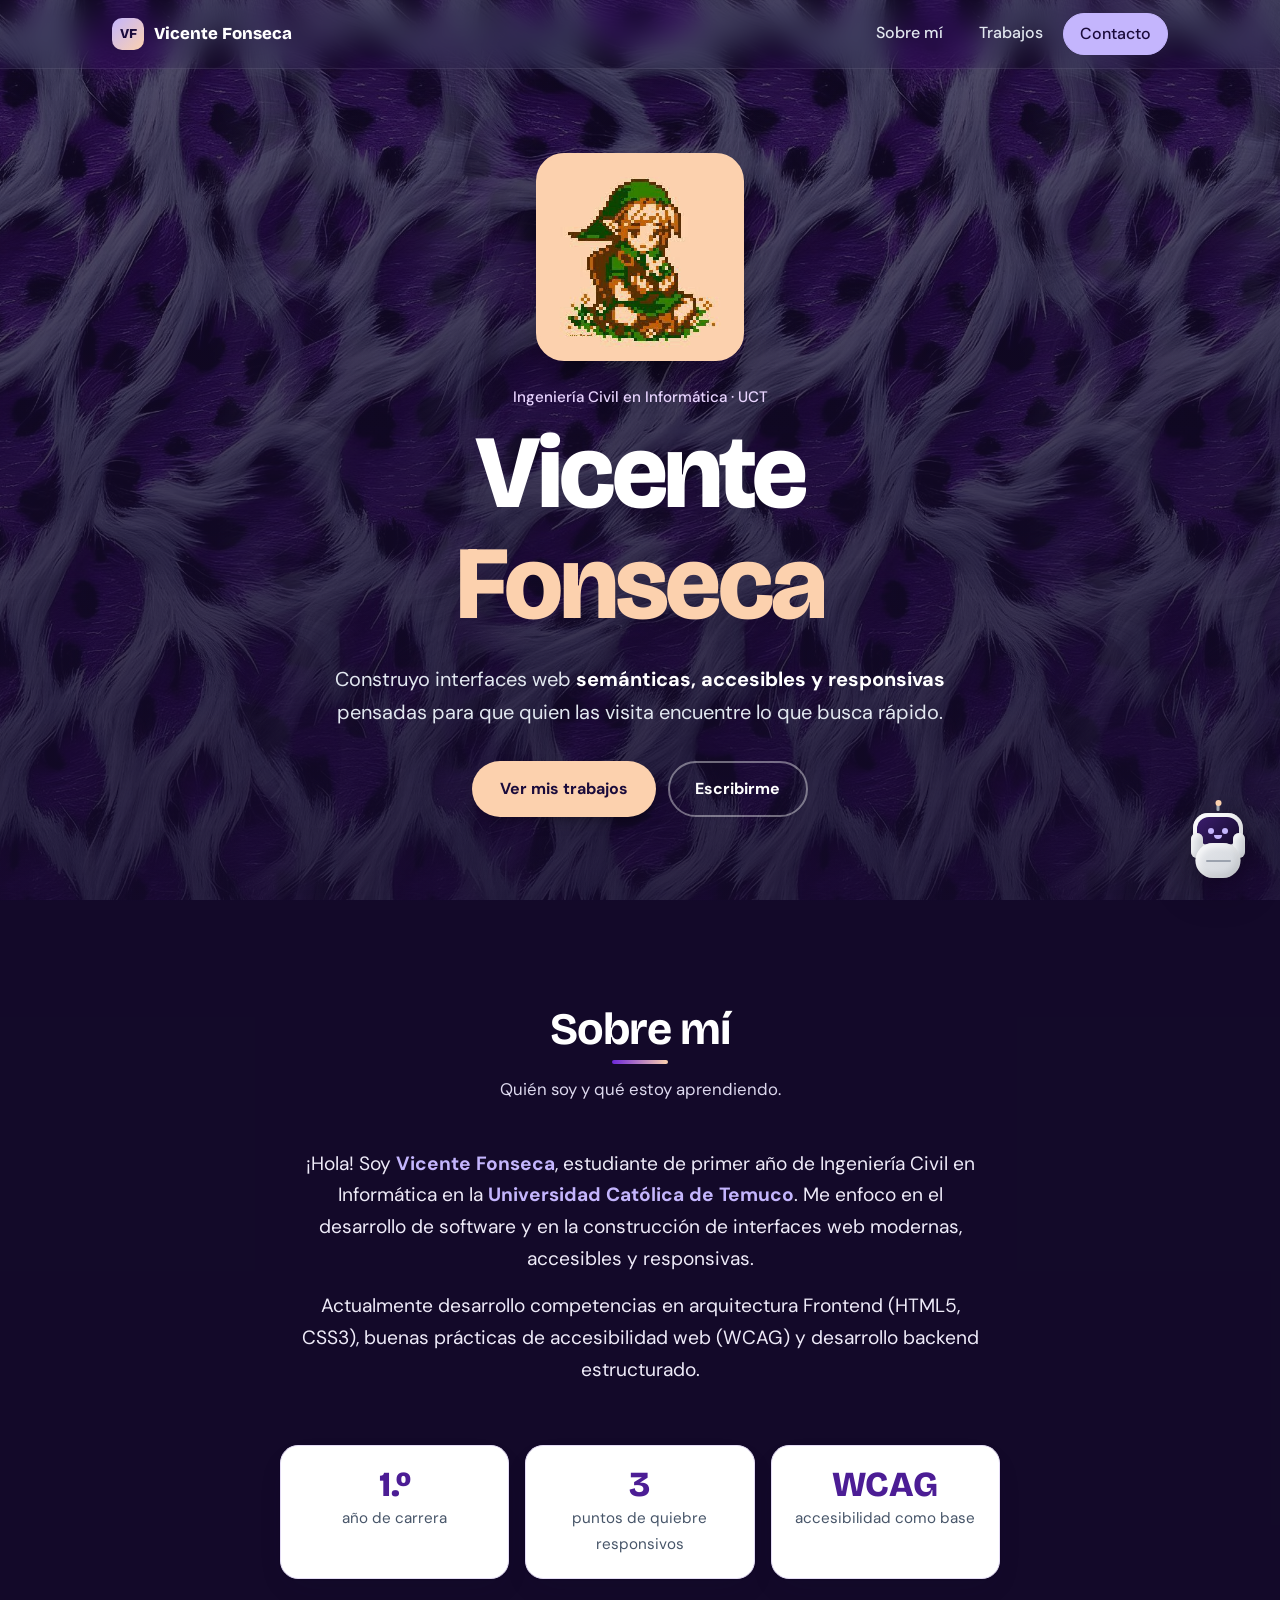
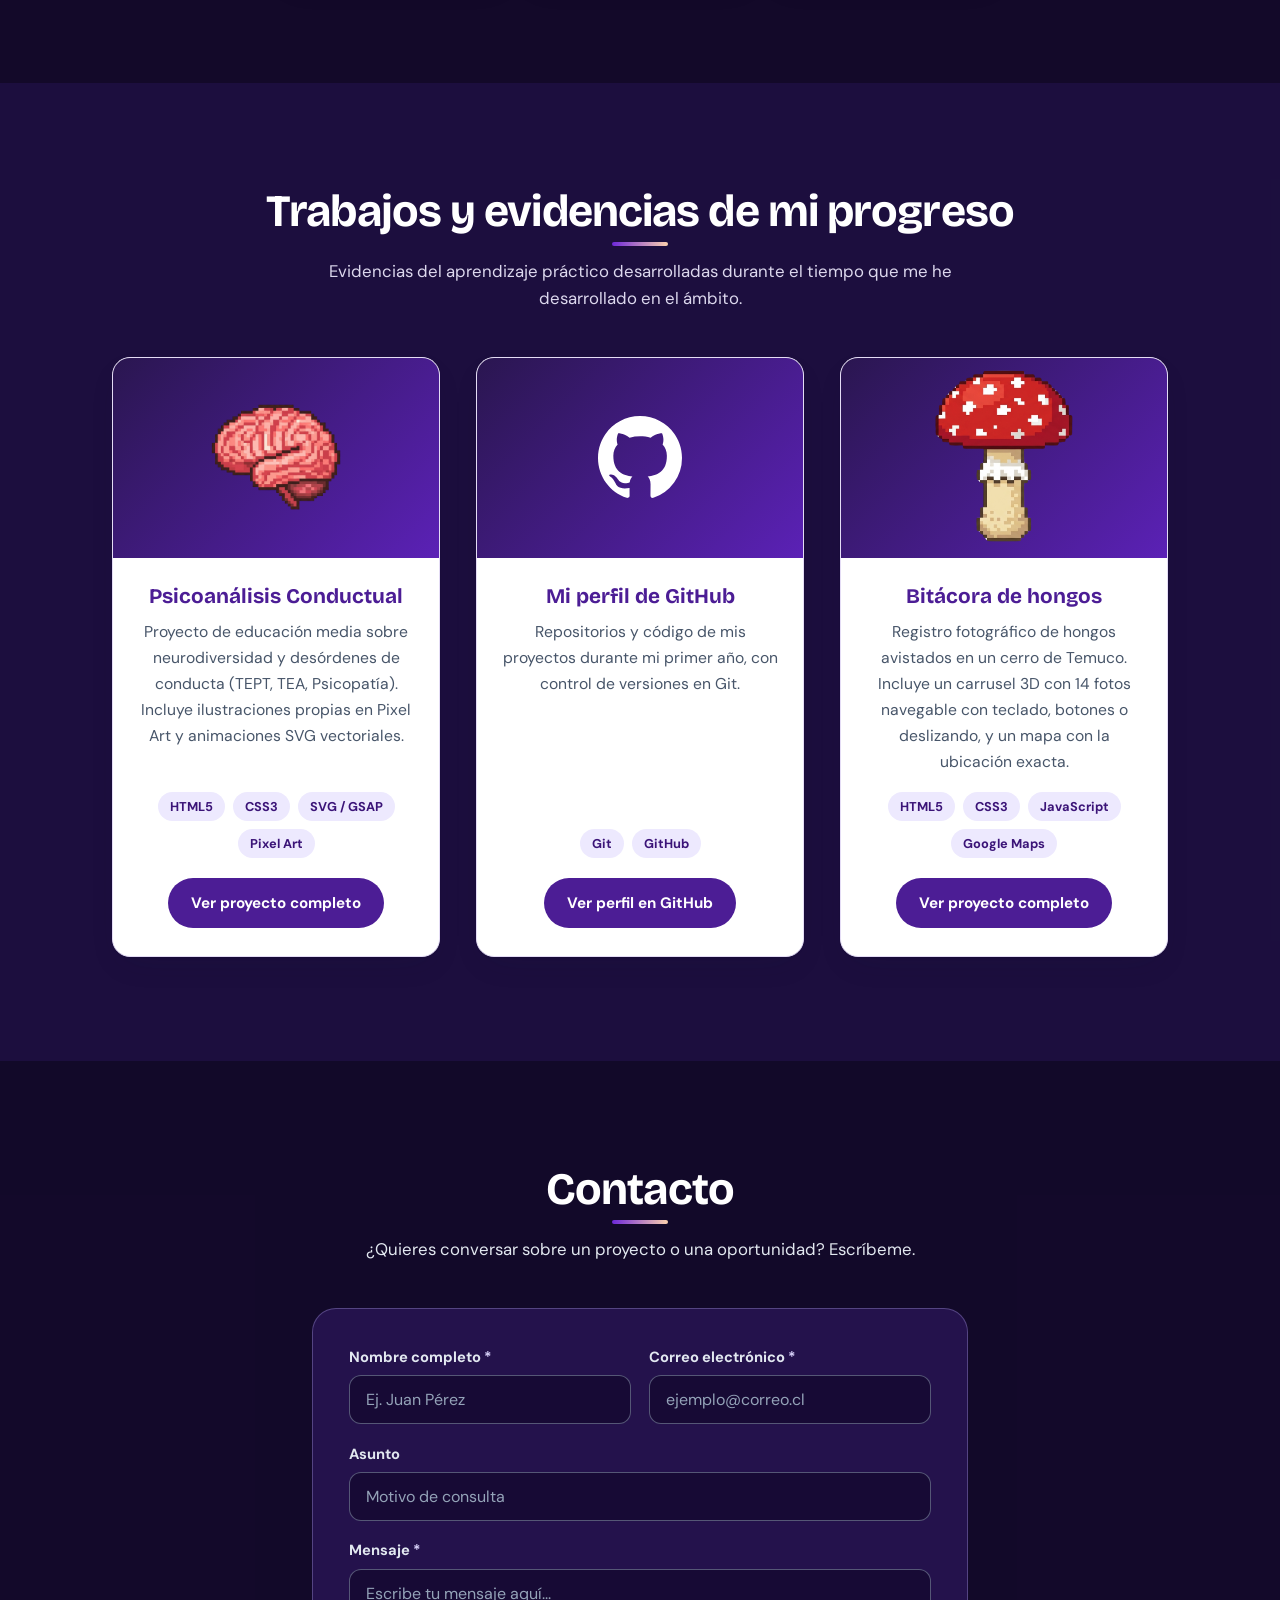
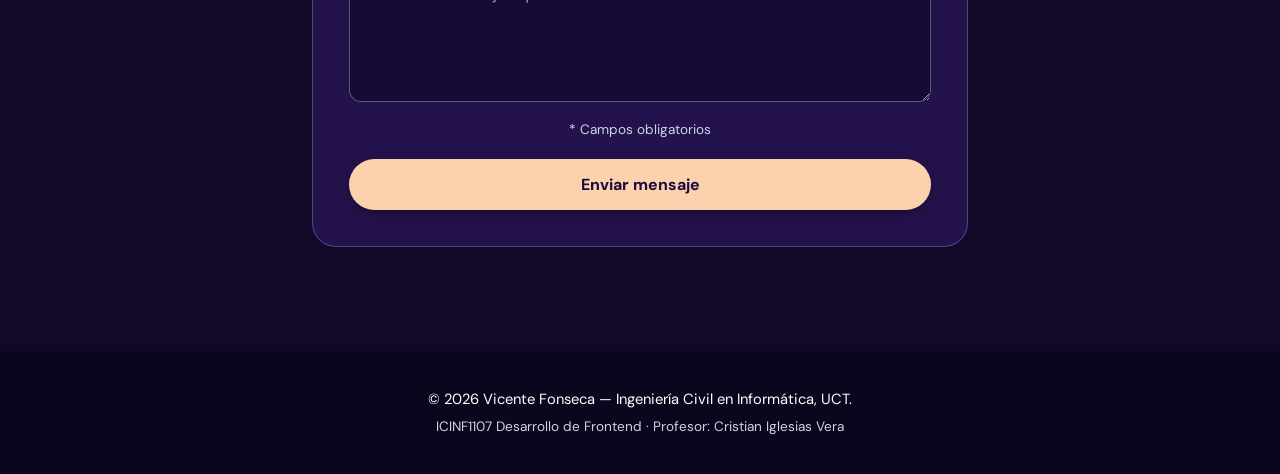
<file: index.html>
<!DOCTYPE html>
<html lang="es">
<head>
    <meta charset="UTF-8">
    <meta name="viewport" content="width=device-width, initial-scale=1.0">
    <meta name="description" content="Portafolio académico y profesional de Vicente Fonseca, estudiante de Ingeniería Civil en Informática en la Universidad Católica de Temuco.">
    <meta name="theme-color" content="#140a2b">
    <title>Vicente Fonseca | Portafolio Frontend ICINF1107</title>
    <link rel="preconnect" href="https://fonts.googleapis.com">
    <link rel="preconnect" href="https://fonts.gstatic.com" crossorigin>
    <link href="https://fonts.googleapis.com/css2?family=Bricolage+Grotesque:opsz,wght@12..96,600;12..96,800&family=DM+Sans:wght@400;500;700&display=swap" rel="stylesheet">
    <link rel="stylesheet" href="css/styles.css">
</head>
<body>

    <!-- Enlace de salto para navegación por teclado (WCAG) -->
    <a href="#main-content" class="skip-link">Saltar al contenido principal</a>

    <!-- Barra de progreso de lectura (decorativa) -->
    <div class="scroll-progress" id="scrollProgress" aria-hidden="true"></div>

    <!-- Encabezado principal -->
    <header class="header" id="header">
        <div class="header-container">
            <a href="#inicio" class="brand" aria-label="Vicente Fonseca, ir al inicio">
                <span class="brand-mark" aria-hidden="true">VF</span>
                <span class="brand-name">Vicente Fonseca</span>
            </a>

            <nav class="nav" aria-label="Navegación principal">
                <ul class="nav-list">
                    <li><a href="#sobre-mi" class="nav-link">Sobre mí</a></li>
                    <li><a href="#trabajos" class="nav-link">Trabajos</a></li>
                    <li><a href="#contacto" class="nav-link nav-cta">Contacto</a></li>
                </ul>
            </nav>
        </div>
    </header>

    <main id="main-content">

        <!-- Portada -->
        <section id="inicio" class="hero" aria-labelledby="hero-heading">

            <div class="container hero-content">
                <div class="avatar-wrap">
                    <img src="img/perfil.jpg" alt="Ilustración en pixel art de un personaje con gorro verde sentado entre flores" class="avatar" width="320" height="320">
                </div>
                <p class="hero-kicker">Ingeniería Civil en Informática · UCT</p>
                <h1 id="hero-heading" class="hero-title">
                    <span class="line"><span>Vicente</span></span>
                    <span class="line"><span>Fonseca</span></span>
                </h1>
                <p class="hero-lead">Construyo interfaces web <strong>semánticas, accesibles y responsivas</strong> pensadas para que quien las visita encuentre lo que busca rápido.</p>
                <div class="hero-actions">
                    <a href="#trabajos" class="btn btn-primary">Ver mis trabajos</a>
                    <a href="#contacto" class="btn btn-ghost">Escribirme</a>
                </div>
            </div>
        </section>

        <!-- Sección 1: Sobre mí -->
        <section id="sobre-mi" class="section sobre-mi" aria-labelledby="sobre-mi-heading">
            <div class="container">
                <header class="section-head reveal">
                    <h2 id="sobre-mi-heading">Sobre mí</h2>
                    <p class="section-desc">Quién soy y qué estoy aprendiendo.</p>
                </header>

                <div class="about-grid">
                    <div class="bio-text reveal">
                        <p>
                            ¡Hola! Soy <strong>Vicente Fonseca</strong>, estudiante de primer año de Ingeniería Civil en Informática en la
                            <strong>Universidad Católica de Temuco</strong>. Me enfoco en el desarrollo de software y en la construcción de interfaces web
                            modernas, accesibles y responsivas.
                        </p>
                        <p>
                            Actualmente desarrollo competencias en arquitectura Frontend (HTML5, CSS3),
                            buenas prácticas de accesibilidad web (WCAG) y desarrollo backend estructurado.
                        </p>
                    </div>

                    <ul class="facts" aria-label="Datos destacados">
                        <li class="fact reveal">
                            <span class="fact-value">1.º</span>
                            <span class="fact-label">año de carrera</span>
                        </li>
                        <li class="fact reveal">
                            <span class="fact-value">3</span>
                            <span class="fact-label">puntos de quiebre responsivos</span>
                        </li>
                        <li class="fact reveal">
                            <span class="fact-value">WCAG</span>
                            <span class="fact-label">accesibilidad como base</span>
                        </li>
                    </ul>
                </div>
            </div>
        </section>

        <!-- Sección 2: Trabajos del semestre -->
        <section id="trabajos" class="section trabajos" aria-labelledby="trabajos-heading">
            <div class="container">
                <header class="section-head reveal">
                    <h2 id="trabajos-heading">Trabajos y evidencias de mi progreso</h2>
                    <p class="section-desc">Evidencias del aprendizaje práctico desarrolladas durante el tiempo que me he desarrollado en el ámbito.</p>
                </header>

                <div class="projects-grid">

                    <article class="card reveal">
                        <div class="card-media card-media--img">
                            <img src="proyectos/psicoanalisis-conductual/img/CerebroPixelArt.png" alt="Vista previa de Pixel Art sobre neurodiversidad" class="card-thumb" loading="lazy">
                        </div>
                        <div class="card-body">
                            <h3>Psicoanálisis Conductual</h3>
                            <p class="card-desc">Proyecto de educación media sobre neurodiversidad y desórdenes de conducta (TEPT, TEA, Psicopatía). Incluye ilustraciones propias en Pixel Art y animaciones SVG vectoriales.</p>
                            <ul class="tags-list" aria-label="Tecnologías utilizadas">
                                <li class="tag">HTML5</li>
                                <li class="tag">CSS3</li>
                                <li class="tag">SVG / GSAP</li>
                                <li class="tag">Pixel Art</li>
                            </ul>
                            <a href="proyectos/psicoanalisis-conductual/index.html" class="btn btn-card" target="_blank" rel="noopener">Ver proyecto completo<span class="visually-hidden"> (se abre en una pestaña nueva)</span></a>
                        </div>
                    </article>

                    <article class="card reveal">
                        <div class="card-media card-media--code" aria-hidden="true">
                            <svg class="gh-icon" viewBox="0 0 16 16" width="84" height="84" fill="currentColor" focusable="false"><path d="M8 0C3.58 0 0 3.58 0 8c0 3.54 2.29 6.53 5.47 7.59.4.07.55-.17.55-.38 0-.19-.01-.82-.01-1.49-2.01.37-2.53-.49-2.69-.94-.09-.23-.48-.94-.82-1.13-.28-.15-.68-.52-.01-.53.63-.01 1.08.58 1.23.82.72 1.21 1.87.87 2.33.66.07-.52.28-.87.51-1.07-1.78-.2-3.64-.89-3.64-3.95 0-.87.31-1.59.82-2.15-.08-.2-.36-1.02.08-2.12 0 0 .67-.21 2.2.82.64-.18 1.32-.27 2-.27.68 0 1.36.09 2 .27 1.53-1.04 2.2-.82 2.2-.82.44 1.1.16 1.92.08 2.12.51.56.82 1.27.82 2.15 0 3.07-1.87 3.75-3.65 3.95.29.25.54.73.54 1.48 0 1.07-.01 1.93-.01 2.2 0 .21.15.46.55.38A8.01 8.01 0 0 0 16 8c0-4.42-3.58-8-8-8z"/></svg>
                        </div>
                        <div class="card-body">
                            <h3>Mi perfil de GitHub</h3>
                            <p class="card-desc">Repositorios y código de mis proyectos durante mi primer año, con control de versiones en Git.</p>
                            <ul class="tags-list" aria-label="Tecnologías utilizadas">
                                <li class="tag">Git</li>
                                <li class="tag">GitHub</li>
                            </ul>
                            <a href="https://github.com/vfonseca2026-afk" class="btn btn-card" target="_blank" rel="noopener">Ver perfil en GitHub<span class="visually-hidden"> (se abre en una pestaña nueva)</span></a>
                        </div>
                    </article>

                    <article class="card reveal">
                        <div class="card-media card-media--hongos">
                            <img src="img/hongo.png" alt="Ilustración en pixel art de un hongo rojo con puntos blancos" class="card-thumb" loading="lazy">
                        </div>
                        <div class="card-body">
                            <h3>Bitácora de hongos</h3>
                            <p class="card-desc">Registro fotográfico de hongos avistados en un cerro de Temuco. Incluye un carrusel 3D con 14 fotos navegable con teclado, botones o deslizando, y un mapa con la ubicación exacta.</p>
                            <ul class="tags-list" aria-label="Tecnologías utilizadas">
                                <li class="tag">HTML5</li>
                                <li class="tag">CSS3</li>
                                <li class="tag">JavaScript</li>
                                <li class="tag">Google Maps</li>
                            </ul>
                            <a href="proyectos/HongosTemuco/HongosTemuco.html" class="btn btn-card" target="_blank" rel="noopener">Ver proyecto completo<span class="visually-hidden"> (se abre en una pestaña nueva)</span></a>
                        </div>
                    </article>

                </div>
            </div>
        </section>

        <!-- Sección 3: Contacto -->
        <section id="contacto" class="section contacto" aria-labelledby="contacto-heading">
            <div class="container container--narrow">
                <header class="section-head reveal">
                    <h2 id="contacto-heading">Contacto</h2>
                    <p class="section-desc">¿Quieres conversar sobre un proyecto o una oportunidad? Escríbeme.</p>
                </header>

                <form class="form reveal" action="#" method="post">
                    <div class="form-row">
                        <div class="form-group">
                            <label for="c-nombre">Nombre completo <span class="required" aria-hidden="true">*</span></label>
                            <input type="text" id="c-nombre" name="nombre" required autocomplete="name" placeholder="Ej. Juan Pérez">
                        </div>
                        <div class="form-group">
                            <label for="c-email">Correo electrónico <span class="required" aria-hidden="true">*</span></label>
                            <input type="email" id="c-email" name="email" required autocomplete="email" placeholder="ejemplo@correo.cl">
                        </div>
                    </div>
                    <div class="form-group">
                        <label for="c-asunto">Asunto</label>
                        <input type="text" id="c-asunto" name="asunto" placeholder="Motivo de consulta">
                    </div>
                    <div class="form-group">
                        <label for="c-mensaje">Mensaje <span class="required" aria-hidden="true">*</span></label>
                        <textarea id="c-mensaje" name="mensaje" rows="5" required placeholder="Escribe tu mensaje aquí..."></textarea>
                    </div>
                    <p class="form-note"><span class="required" aria-hidden="true">*</span> Campos obligatorios</p>
                    <button type="submit" class="btn btn-primary btn-block">Enviar mensaje</button>
                </form>
            </div>
        </section>

    </main>

    <!-- Pie de página -->
    <footer class="footer">
        <div class="container footer-content">
            <p>&copy; 2026 Vicente Fonseca — Ingeniería Civil en Informática, UCT.</p>
            <p class="footer-sub">ICINF1107 Desarrollo de Frontend · Profesor: Cristian Iglesias Vera</p>
        </div>
    </footer>

    <!-- Botón flotante del robot -->
    <button class="info-button" id="infoBtn" type="button" aria-label="Abrir formulario de contacto rápido" aria-haspopup="dialog" aria-controls="popupContent" aria-expanded="false">
        <span class="robot" aria-hidden="true">
            <span class="robot-antenna"></span>
            <span class="robot-head">
                <span class="robot-screen">
                    <span class="robot-eye"></span>
                    <span class="robot-eye"></span>
                    <span class="robot-mouth"></span>
                </span>
            </span>
            <span class="robot-arm left"></span>
            <span class="robot-arm right"></span>
            <span class="robot-body"></span>
        </span>
    </button>

    <!-- Overlay del popup -->
    <div class="popup-overlay" id="popupOverlay"></div>

    <!-- Popup de contacto rápido -->
    <div class="popup-content" id="popupContent" role="dialog" aria-modal="true" aria-labelledby="popup-title">
        <button class="close-btn" id="closeBtn" type="button" aria-label="Cerrar formulario">&times;</button>

        <div class="popup-header">
            <h2 id="popup-title">Contáctame</h2>
        </div>

        <form class="contact-form" action="#" method="post">
            <div class="form-group">
                <label for="p-nombre">Nombre completo <span class="required" aria-hidden="true">*</span></label>
                <input type="text" id="p-nombre" name="nombre" required autocomplete="name" placeholder="Ej. Juan Pérez">
            </div>
            <div class="form-group">
                <label for="p-email">Correo electrónico <span class="required" aria-hidden="true">*</span></label>
                <input type="email" id="p-email" name="email" required autocomplete="email" placeholder="ejemplo@correo.cl">
            </div>
            <div class="form-group">
                <label for="p-asunto">Asunto</label>
                <input type="text" id="p-asunto" name="asunto" placeholder="Motivo de consulta">
            </div>
            <div class="form-group">
                <label for="p-mensaje">Mensaje <span class="required" aria-hidden="true">*</span></label>
                <textarea id="p-mensaje" name="mensaje" rows="4" required placeholder="Escribe tu mensaje aquí..."></textarea>
            </div>
            <button type="submit" class="btn-submit">Enviar mensaje</button>
        </form>
    </div>

    <script>
        (function () {
            const root = document.documentElement;
            root.classList.add('js');

            /* ---------- Popup del robot ---------- */
            const infoBtn = document.getElementById('infoBtn');
            const popupOverlay = document.getElementById('popupOverlay');
            const popupContent = document.getElementById('popupContent');
            const closeBtn = document.getElementById('closeBtn');
            let lastFocused = null;

            function openPopup() {
                lastFocused = document.activeElement;
                infoBtn.classList.add('active');
                infoBtn.setAttribute('aria-expanded', 'true');
                popupOverlay.classList.add('active');
                popupContent.classList.add('active');
                setTimeout(() => document.getElementById('p-nombre').focus(), 350);
            }

            function closePopup() {
                infoBtn.classList.remove('active');
                infoBtn.setAttribute('aria-expanded', 'false');
                popupContent.classList.remove('active');
                popupOverlay.classList.remove('active');
                if (lastFocused) lastFocused.focus();
            }

            infoBtn.addEventListener('click', openPopup);
            closeBtn.addEventListener('click', closePopup);
            popupOverlay.addEventListener('click', closePopup);

            document.addEventListener('keydown', (e) => {
                if (!popupContent.classList.contains('active')) return;
                if (e.key === 'Escape') { closePopup(); return; }
                if (e.key === 'Tab') {
                    const f = popupContent.querySelectorAll('button, input, textarea');
                    const first = f[0], last = f[f.length - 1];
                    if (e.shiftKey && document.activeElement === first) { e.preventDefault(); last.focus(); }
                    else if (!e.shiftKey && document.activeElement === last) { e.preventDefault(); first.focus(); }
                }
            });

            /* ---------- Aparición al hacer scroll ---------- */
            const items = document.querySelectorAll('.reveal');
            if ('IntersectionObserver' in window) {
                const io = new IntersectionObserver((entries) => {
                    entries.forEach((entry) => {
                        if (entry.isIntersecting) {
                            entry.target.classList.add('in');
                            io.unobserve(entry.target);
                        }
                    });
                }, { threshold: 0.15 });
                items.forEach((el, i) => {
                    el.style.setProperty('--d', (i % 3) * 90 + 'ms');
                    io.observe(el);
                });
            } else {
                items.forEach((el) => el.classList.add('in'));
            }

            /* ---------- Progreso de lectura y sombra del header ---------- */
            const bar = document.getElementById('scrollProgress');
            const header = document.getElementById('header');
            function onScroll() {
                const max = document.documentElement.scrollHeight - window.innerHeight;
                bar.style.transform = 'scaleX(' + (max > 0 ? window.scrollY / max : 0) + ')';
                header.classList.toggle('scrolled', window.scrollY > 10);
            }
            window.addEventListener('scroll', onScroll, { passive: true });
            onScroll();

            /* ---------- Enlace activo en la navegación ---------- */
            const links = document.querySelectorAll('.nav-link');
            const sections = ['sobre-mi', 'trabajos', 'contacto'].map((id) => document.getElementById(id));
            if ('IntersectionObserver' in window) {
                const so = new IntersectionObserver((entries) => {
                    entries.forEach((entry) => {
                        if (entry.isIntersecting) {
                            links.forEach((l) => {
                                const on = l.getAttribute('href') === '#' + entry.target.id;
                                l.classList.toggle('is-active', on);
                                if (on) l.setAttribute('aria-current', 'true'); else l.removeAttribute('aria-current');
                            });
                        }
                    });
                }, { rootMargin: '-45% 0px -50% 0px' });
                sections.forEach((s) => s && so.observe(s));
            }
        })();
    </script>
</body>
</html>
</file>
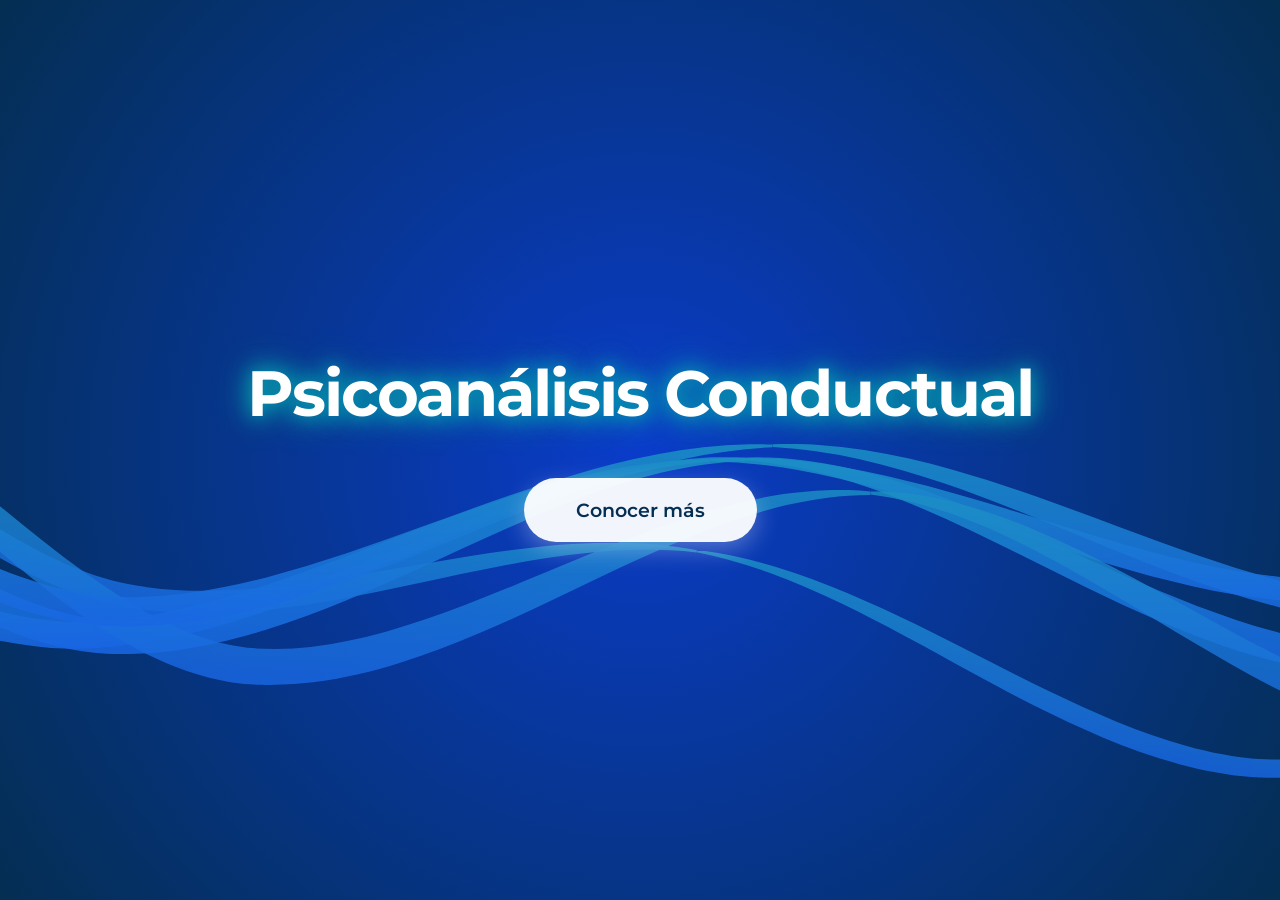
<file: proyectos/psicoanalisis-conductual/index.html>
<!DOCTYPE html>
<html lang="es">
<head>
    <meta charset="UTF-8">
    <meta name="viewport" content="width=device-width, initial-scale=1.0, viewport-fit=cover">
    <meta name="theme-color" content="#042e52">
    <meta name="description" content="Psicoanálisis Conductual - Reconocimiento a la conducta">
    <title>MentalHealt</title>
    <link rel="preconnect" href="https://fonts.googleapis.com">
    <link rel="preconnect" href="https://fonts.gstatic.com" crossorigin>
    <link href="https://fonts.googleapis.com/css2?family=Montserrat:wght@400;600;700&display=swap" rel="stylesheet">
    <style>
        * {
            margin: 0;
            padding: 0;
            box-sizing: border-box;
        }

        body, html {
            width: 100%;
            height: 100%;
            font-family: 'Montserrat', sans-serif;
            overflow-x: hidden;
        }

        body {
            background: radial-gradient(circle, rgb(10 60 202) 0%, #042e52 100%);
        }

        svg {
            position: fixed;
            width: 100%;
            height: 100%;
            top: 0;
            left: 0;
            opacity: 0;
            z-index: 1;
        }

        .landing-content {
            position: relative;
            z-index: 10;
            display: flex;
            flex-direction: column;
            align-items: center;
            justify-content: center;
            min-height: 100vh;
            text-align: center;
            padding: 20px;
            opacity: 0;
            animation: fadeIn 1s ease-out 0.5s forwards;
        }

        .title {
            font-size: clamp(2.5rem, 8vw, 4rem);
            font-weight: 700;
            color: #ffffff;
            margin: 0 0 50px 0;
            text-shadow: 
                0 0 15px rgba(12, 149, 180, 0.8),
                0 0 25px rgba(9, 139, 156, 0.8),
                0 0 35px rgba(10, 233, 185, 0.753);
            letter-spacing: -2px;
            line-height: 1.1;
            transform: translateY(30px);
            animation: slideUp 0.8s ease-out 0.7s forwards;
        }

        .btn {
            padding: 18px 50px;
            font-size: 1.2rem;
            font-weight: 600;
            text-decoration: none;
            border-radius: 50px;
            background: rgba(255, 255, 255, 0.95);
            color: #042e52;
            box-shadow: 0 8px 25px rgba(255, 255, 255, 0.3);
            transition: all 0.4s cubic-bezier(0.4, 0, 0.2, 1);
            border: 2px solid transparent;
            display: inline-block;
            cursor: pointer;
            transform: translateY(30px);
            opacity: 0;
            animation: slideUp 0.8s ease-out 0.9s forwards;
        }

        .btn:hover {
            transform: translateY(-5px) scale(1.05);
            box-shadow: 0 15px 40px rgba(255, 255, 255, 0.5);
            background: white;
        }

        .btn:active {
            transform: translateY(-2px) scale(1.02);
        }

        .sections-page {
            display: none;
            position: relative;
            z-index: 10;
            min-height: 100vh;
            padding: 80px 20px;
        }

        .sections-page.active {
            display: block;
            animation: fadeIn 0.8s ease-out;
        }

        .back-btn {
            position: fixed;
            top: 30px;
            left: 30px;
            padding: 12px 30px;
            font-size: 1rem;
            font-weight: 600;
            text-decoration: none;
            border-radius: 30px;
            background: rgba(255, 255, 255, 0.9);
            color: #042e52;
            box-shadow: 0 5px 15px rgba(255, 255, 255, 0.3);
            transition: all 0.3s ease;
            z-index: 100;
        }

        .back-btn:hover {
            transform: translateX(-5px);
            background: white;
            box-shadow: 0 8px 20px rgba(255, 255, 255, 0.5);
        }

        .section {
            max-width: 1200px;
            margin: 0 auto 100px;
            background: rgba(255, 255, 255, 0.08);
            backdrop-filter: blur(10px);
            border-radius: 20px;
            padding: 60px 40px;
            box-shadow: 0 10px 40px rgba(0, 0, 0, 0.2);
            border: 1px solid rgba(255, 255, 255, 0.15);
            opacity: 0;
            transform: translateY(50px);
            transition: all 0.6s cubic-bezier(0.4, 0, 0.2, 1);
        }

        .section.visible {
            opacity: 1;
            transform: translateY(0);
        }

        .section:hover {
            transform: translateY(-10px);
            box-shadow: 0 15px 50px rgba(0, 0, 0, 0.3);
            background: rgba(255, 255, 255, 0.12);
        }

        .section h2 {
            font-size: 2.5rem;
            color: #ffffff;
            margin-bottom: 30px;
            text-shadow: 0 2px 10px rgba(0, 0, 0, 0.3);
        }

        .section-content {
            display: grid;
            grid-template-columns: 1fr 1fr;
            gap: 40px;
            align-items: start;
        }

        .text-container {
            color: rgba(255, 255, 255, 0.9);
            line-height: 1.8;
            font-size: 1.1rem;
        }

        .text-container p {
            margin-bottom: 15px;
        }

        .image-placeholder {
            width: 100%;
            height: 300px;
            background: rgba(255, 255, 255, 0.1);
            border-radius: 15px;
            display: flex;
            align-items: center;
            justify-content: center;
            color: rgba(255, 255, 255, 0.5);
            font-size: 1.2rem;
            border: 2px dashed rgba(255, 255, 255, 0.3);
            transition: all 0.3s ease;
        }

        .image-placeholder:hover {
            background: rgba(255, 255, 255, 0.15);
            border-color: rgba(255, 255, 255, 0.5);
        }

        @keyframes fadeIn {
            from {
                opacity: 0;
            }
            to {
                opacity: 1;
            }
        }

        @keyframes slideUp {
            from {
                opacity: 0;
                transform: translateY(30px);
            }
            to {
                opacity: 1;
                transform: translateY(0);
            }
        }

        @media (max-width: 768px) {
            .title {
                margin-bottom: 30px;
            }
            
            .btn {
                padding: 15px 35px;
                font-size: 1rem;
            }

            .back-btn {
                top: 20px;
                left: 20px;
                padding: 10px 20px;
                font-size: 0.9rem;
            }

            .section {
                padding: 40px 25px;
                margin-bottom: 60px;
            }
            

            .section h2 {
                font-size: 2rem;
            }

            .section-content {
                grid-template-columns: 1fr;
                gap: 30px;
            }

            .text-container {
                font-size: 1rem;
            }

            .image-placeholder {
                height: 250px;
            }
        }

        body.sections-active {
            background: radial-gradient(circle, rgba(10, 60, 202, 0.95) 0%, rgba(4, 46, 82, 0.95) 100%);
        }

        body.sections-active svg {
            opacity: 0.5;
        }
        .redirect-btn {
    padding: 15px 35px;
    font-size: 1rem;
    font-weight: 600;
    text-decoration: none;
    border-radius: 50px;
    background: rgba(255, 255, 255, 0.95);
    color: #042e52;
    box-shadow: 0 8px 25px rgba(255, 255, 255, 0.3);
    transition: all 0.4s cubic-bezier(0.4, 0, 0.2, 1);
    border: 2px solid transparent;
    display: inline-block;
    cursor: pointer;
    margin-top: 20px;
    font-family: 'Montserrat', sans-serif;
}

.redirect-btn:hover {
    transform: translateY(-3px) scale(1.05);
    box-shadow: 0 15px 40px rgba(255, 255, 255, 0.5);
    background: white;
    color: #042e52;
}

.redirect-btn:active {
    transform: translateY(-1px) scale(1.02);
}

/* Estilos responsivos para el botón */
@media (max-width: 768px) {
    .redirect-btn {
        padding: 12px 25px;
        font-size: 0.9rem;
        margin-top: 15px;
    }
}

/* ==========================================================================
   ADAPTACIÓN A DISPOSITIVOS MÓVILES
   ========================================================================== */
html {
    -webkit-text-size-adjust: 100%;
    background-color: #042e52;
}

html, body {
    height: auto;
    min-height: 100%;
}

body {
    min-height: 100vh;
    min-height: 100dvh;
    -webkit-tap-highlight-color: transparent;
}

/* El fondo animado nunca debe capturar toques */
svg {
    height: 100vh;
    height: 100dvh;
    pointer-events: none;
}

:focus-visible {
    outline: 3px solid #ffffff;
    outline-offset: 3px;
}

.landing-content {
    min-height: 100vh;
    min-height: 100dvh;
    padding: max(20px, env(safe-area-inset-top)) max(20px, env(safe-area-inset-right)) max(20px, env(safe-area-inset-bottom)) max(20px, env(safe-area-inset-left));
}

.title {
    font-size: clamp(2rem, 9vw, 4rem);
    letter-spacing: -0.03em;
    overflow-wrap: break-word;
    max-width: 100%;
}

/* Las imágenes se adaptan al contenedor en cualquier pantalla */
.image-placeholder {
    overflow: hidden;
    padding: 12px;
}

.image-placeholder img {
    display: block;
    width: 100%;
    height: 100%;
    max-width: 100%;
    object-fit: contain;
}

/* Dispositivos táctiles: sin efectos "hover" que se quedan pegados al tocar */
@media (hover: none) {
    .section.visible:hover {
        transform: translateY(0);
        background: rgba(255, 255, 255, 0.08);
        box-shadow: 0 10px 40px rgba(0, 0, 0, 0.2);
    }

    .btn:hover,
    .redirect-btn:hover,
    .back-btn:hover {
        transform: none;
    }

    .image-placeholder:hover {
        background: rgba(255, 255, 255, 0.1);
        border-color: rgba(255, 255, 255, 0.3);
    }
}

/* Tablet y móvil */
@media (max-width: 768px) {
    .sections-page {
        padding: 84px 14px 40px;
    }

    .back-btn {
        top: max(12px, env(safe-area-inset-top));
        left: max(12px, env(safe-area-inset-left));
        display: inline-flex;
        align-items: center;
        min-height: 44px;
        padding: 0 20px;
        background: rgba(255, 255, 255, 0.95);
    }

    .section {
        padding: 28px 18px;
        margin-bottom: 28px;
        border-radius: 16px;
        -webkit-backdrop-filter: blur(6px);
        backdrop-filter: blur(6px);
    }

    .section h2 {
        font-size: clamp(1.35rem, 6vw, 1.8rem);
        line-height: 1.25;
        margin-bottom: 20px;
    }

    .section-content {
        gap: 22px;
    }

    /* La imagen siempre va arriba del texto, sin importar el orden del escritorio */
    .section-content .image-placeholder {
        order: -1;
        width: 100%;
        height: auto;
        aspect-ratio: 1 / 1;
        max-height: 320px;
        margin: 0 auto;
    }

    .text-container {
        font-size: 1rem;
        line-height: 1.7;
    }

    .redirect-btn {
        display: block;
        width: 100%;
        min-height: 48px;
        text-align: center;
    }

    .btn {
        min-height: 48px;
    }
}

/* Móviles pequeños */
@media (max-width: 480px) {
    .title {
        margin-bottom: 28px;
    }

    .btn {
        width: 100%;
        max-width: 320px;
    }

    .section {
        padding: 24px 16px;
    }
}

/* Respeta la preferencia de "reducir movimiento" del dispositivo */
@media (prefers-reduced-motion: reduce) {
    *, *::before, *::after {
        animation-duration: 0.01ms !important;
        transition-duration: 0.01ms !important;
    }
}
    </style>
</head>
<body>
    <svg xmlns="http://www.w3.org/2000/svg" viewBox="0 0 1920 1080" preserveAspectRatio="none">
  <defs />
  <linearGradient id="SVGID_1_" x1="2880" x2="2880" y1="909.66" y2="170.6" gradientUnits="userSpaceOnUse">
    <stop offset="0" stop-color="#1742ff" />
    <stop offset="1" stop-color="#22dd8a" />
  </linearGradient>

  <g>
    <g class="g">
      <path class="path" fill="url(#SVGID_1_)" d="m1920 538.5 8.6-.4h8.6l8.6.3 4.3.3 4.3.4c11.4 1.1 22.8 2.9 34 5.4 22.5 5 44.3 12.4 65.6 21a730.8 730.8 0 0 1 62.3 28.7c20.3 10.3 40.3 21 60.2 31.7l29.8 15.9c9.9 5.2 19.9 10.3 29.9 15.3a727 727 0 0 0 60.7 27.2 360.6 360.6 0 0 0 62.6 18.3c10.6 2 21.2 3.4 31.8 4l8 .3 7.7-.1c2.6-.2 5.1-.2 7.7-.5l3.9-.4 1.9-.2 1.9-.3a177 177 0 0 0 30.8-7.4c10.2-3.3 20.2-7.5 30.1-12.1a448 448 0 0 0 57.5-33.2c37.2-24.9 72.1-53.7 106.7-82.8 34.6-29.1 68.7-59.1 105.7-85.8 9.3-6.6 18.7-13.1 28.5-19.1 9.8-6.1 19.8-11.7 30.3-16.7s21.3-9.4 32.7-12.6c11.4-3.2 23.2-5.3 35.3-5.7 12.1-.3 24.2 1.1 35.8 3.7 11.7 2.6 23 6.4 33.8 11 21.8 9.1 42 20.9 61.2 33.7 9.6 6.4 19 13.1 28.2 20a934 934 0 0 1 27.1 21.1c17.8 14.3 35.1 29 52.4 43.6 34.6 29.2 68.9 58.3 104.9 83.9 9 6.4 18.2 12.5 27.4 18.3 9.3 5.8 18.7 11.2 28.2 16.1 19.1 9.7 39 17.4 59 20.9l3.8.6 3.8.5 7.5.7 3.8.1 3.8.1h5.9l2-.1a243.7 243.7 0 0 0 63-10.6 388 388 0 0 0 31-10.3 706.6 706.6 0 0 0 60.9-26.6c20.1-9.8 40-20.3 60-30.8 20-10.6 40-21.2 60.4-31.4a875.4 875.4 0 0 1 62.3-28.5 430.2 430.2 0 0 1 65.5-20.9c11.2-2.5 22.6-4.3 34-5.5l4.3-.4 4.3-.3 8.6-.4 4.3-.1h4.3c2.9 0 5.7.2 8.6.3v3c-22.5 1.4-44.5 6-65.7 12.8a449 449 0 0 0-61.8 25.5c-40.1 19.7-78.4 43.3-117.4 66.4a1413.4 1413.4 0 0 1-59.3 33.9 675.1 675.1 0 0 1-62.4 29.9c-21.5 8.8-44 16.3-67.5 20.8a250.2 250.2 0 0 1-35.8 4.5l-2.3.1-2.3.1-4.6.1h-4.7l-4.7-.1-9.4-.7-4.6-.6-4.6-.7c-12.3-2-24.2-5.3-35.6-9.4-11.4-4.1-22.4-9-32.9-14.5a454.2 454.2 0 0 1-59.3-37.5c-37.3-27.5-71.2-58-105.1-88-16.9-15-33.8-30-50.8-44.5a845.7 845.7 0 0 0-52.2-41.8c-8.9-6.5-18-12.8-27.3-18.7a297 297 0 0 0-28.5-16.1c-9.7-4.7-19.7-8.8-30-11.8a128 128 0 0 0-31.2-5.2c-21.1-.5-42.6 4.8-62.9 13.4-20.3 8.6-39.7 20-58.2 32.6a590.9 590.9 0 0 0-27.3 19.7l-13.3 10.4-13.1 10.6a1788.2 1788.2 0 0 0-51.4 44.2c-33.9 29.9-67.2 60.8-103.3 89-18.1 14-37 27.3-57.5 38.7a267 267 0 0 1-31.9 15.2 191.4 191.4 0 0 1-34.6 10.1l-2.2.4-2.3.3-4.5.7-9.2 1-4.6.2c-1.5 0-3.1.2-4.6.1l-9-.1c-12-.3-23.9-1.6-35.5-3.7a340 340 0 0 1-67.4-19.9 674.5 674.5 0 0 1-62.6-29.3c-10.1-5.3-20.1-10.9-30-16.5l-14.8-8.5-14.7-8.6c-39.1-22.9-77.5-46.3-117.6-66.1-20-9.8-40.6-18.7-61.8-25.5a279.8 279.8 0 0 0-65.6-13.2v-2.9z" />
      <path class="path" fill="url(#SVGID_1_)" d="m0 538.5 8.6-.4h8.6l8.6.3 4.3.3 4.3.4c11.4 1.1 22.8 2.9 34 5.4 22.5 5 44.3 12.4 65.6 21a730.8 730.8 0 0 1 62.3 28.7c20.3 10.3 40.3 21 60.2 31.7l29.8 15.9c9.9 5.2 19.9 10.3 29.9 15.3a727 727 0 0 0 60.7 27.2 360.6 360.6 0 0 0 62.6 18.3c10.6 2 21.2 3.4 31.8 4l8 .3 7.7-.1c2.6-.2 5.1-.2 7.7-.5l3.9-.4 1.9-.2 1.9-.3a177 177 0 0 0 30.8-7.4c10.2-3.3 20.2-7.5 30.1-12.1a448 448 0 0 0 57.5-33.2c37.2-24.9 72.1-53.7 106.7-82.8 34.6-29.1 68.7-59.1 105.7-85.8 9.3-6.6 18.7-13.1 28.5-19.1 9.8-6.1 19.8-11.7 30.3-16.7s21.3-9.4 32.7-12.6c11.4-3.2 23.2-5.3 35.3-5.7 12.1-.3 24.2 1.1 35.8 3.7 11.7 2.6 23 6.4 33.8 11 21.8 9.1 42 20.9 61.2 33.7 9.6 6.4 19 13.1 28.2 20a934 934 0 0 1 27.1 21.1c17.8 14.3 35.1 29 52.4 43.6 34.6 29.2 68.9 58.3 104.9 83.9 9 6.4 18.2 12.5 27.4 18.3 9.3 5.8 18.7 11.2 28.2 16.1 19.1 9.7 39 17.4 59 20.9l3.8.6 3.8.5 7.5.7 3.8.1 3.8.1h5.9l2-.1a243.7 243.7 0 0 0 63-10.6 388 388 0 0 0 31-10.3 706.6 706.6 0 0 0 60.9-26.6c20.1-9.8 40-20.3 60-30.8 20-10.6 40-21.2 60.4-31.4a875.4 875.4 0 0 1 62.3-28.5 430.2 430.2 0 0 1 65.5-20.9c11.2-2.5 22.6-4.3 34-5.5l4.3-.4 4.3-.3 8.6-.4 4.3-.1h4.3c2.9 0 5.7.2 8.6.3v3c-22.5 1.4-44.5 6-65.7 12.8a449 449 0 0 0-61.8 25.5c-40.1 19.7-78.4 43.3-117.4 66.4a1413.4 1413.4 0 0 1-59.3 33.9 675.1 675.1 0 0 1-62.4 29.9c-21.5 8.8-44 16.3-67.5 20.8a250.2 250.2 0 0 1-35.8 4.5l-2.3.1-2.3.1-4.6.1h-4.7l-4.7-.1-9.4-.7-4.6-.6-4.6-.7c-12.3-2-24.2-5.3-35.6-9.4-11.4-4.1-22.4-9-32.9-14.5a454.2 454.2 0 0 1-59.3-37.5c-37.3-27.5-71.2-58-105.1-88-16.9-15-33.8-30-50.8-44.5a845.7 845.7 0 0 0-52.2-41.8c-8.9-6.5-18-12.8-27.3-18.7a297 297 0 0 0-28.5-16.1c-9.7-4.7-19.7-8.8-30-11.8a128 128 0 0 0-31.2-5.2c-21.1-.5-42.6 4.8-62.9 13.4-20.3 8.6-39.7 20-58.2 32.6a590.9 590.9 0 0 0-27.3 19.7l-13.3 10.4-13.1 10.6a1788.2 1788.2 0 0 0-51.4 44.2c-33.9 29.9-67.2 60.8-103.3 89-18.1 14-37 27.3-57.5 38.7a267 267 0 0 1-31.9 15.2 191.4 191.4 0 0 1-34.6 10.1l-2.2.4-2.3.3-4.5.7-9.2 1-4.6.2c-1.5 0-3.1.2-4.6.1l-9-.1c-12-.3-23.9-1.6-35.5-3.7a340 340 0 0 1-67.4-19.9 674.5 674.5 0 0 1-62.6-29.3c-10.1-5.3-20.1-10.9-30-16.5l-14.8-8.5-14.7-8.6c-39.1-22.9-77.5-46.3-117.6-66.1-20-9.8-40.6-18.7-61.8-25.5A278.2 278.2 0 0 0 0 541.5v-3z" />
    </g>
    <g class="g">
      <path class="path" fill="url(#SVGID_1_)" d="m1920 538.5 8.6-.4h8.6l8.6.3 4.3.3 4.3.4c11.4 1.1 22.8 2.9 34 5.4 22.5 5 44.3 12.4 65.6 21a730.8 730.8 0 0 1 62.3 28.7c20.3 10.3 40.3 21 60.2 31.7l29.8 15.9c9.9 5.2 19.9 10.3 29.9 15.3a727 727 0 0 0 60.7 27.2 360.6 360.6 0 0 0 62.6 18.3c10.6 2 21.2 3.4 31.8 4l8 .3 7.7-.1c2.6-.2 5.1-.2 7.7-.5l3.9-.4 1.9-.2 1.9-.3a177 177 0 0 0 30.8-7.4c10.2-3.3 20.2-7.5 30.1-12.1a448 448 0 0 0 57.5-33.2c37.2-24.9 72.1-53.7 106.7-82.8 34.6-29.1 68.7-59.1 105.7-85.8 9.3-6.6 18.7-13.1 28.5-19.1 9.8-6.1 19.8-11.7 30.3-16.7s21.3-9.4 32.7-12.6c11.4-3.2 23.2-5.3 35.3-5.7 12.1-.3 24.2 1.1 35.8 3.7 11.7 2.6 23 6.4 33.8 11 21.8 9.1 42 20.9 61.2 33.7 9.6 6.4 19 13.1 28.2 20a934 934 0 0 1 27.1 21.1c17.8 14.3 35.1 29 52.4 43.6 34.6 29.2 68.9 58.3 104.9 83.9 9 6.4 18.2 12.5 27.4 18.3 9.3 5.8 18.7 11.2 28.2 16.1 19.1 9.7 39 17.4 59 20.9l3.8.6 3.8.5 7.5.7 3.8.1 3.8.1h5.9l2-.1a243.7 243.7 0 0 0 63-10.6 388 388 0 0 0 31-10.3 706.6 706.6 0 0 0 60.9-26.6c20.1-9.8 40-20.3 60-30.8 20-10.6 40-21.2 60.4-31.4a875.4 875.4 0 0 1 62.3-28.5 430.2 430.2 0 0 1 65.5-20.9c11.2-2.5 22.6-4.3 34-5.5l4.3-.4 4.3-.3 8.6-.4 4.3-.1h4.3c2.9 0 5.7.2 8.6.3v3c-22.5 1.4-44.5 6-65.7 12.8a449 449 0 0 0-61.8 25.5c-40.1 19.7-78.4 43.3-117.4 66.4a1413.4 1413.4 0 0 1-59.3 33.9 675.1 675.1 0 0 1-62.4 29.9c-21.5 8.8-44 16.3-67.5 20.8a250.2 250.2 0 0 1-35.8 4.5l-2.3.1-2.3.1-4.6.1h-4.7l-4.7-.1-9.4-.7-4.6-.6-4.6-.7c-12.3-2-24.2-5.3-35.6-9.4-11.4-4.1-22.4-9-32.9-14.5a454.2 454.2 0 0 1-59.3-37.5c-37.3-27.5-71.2-58-105.1-88-16.9-15-33.8-30-50.8-44.5a845.7 845.7 0 0 0-52.2-41.8c-8.9-6.5-18-12.8-27.3-18.7a297 297 0 0 0-28.5-16.1c-9.7-4.7-19.7-8.8-30-11.8a128 128 0 0 0-31.2-5.2c-21.1-.5-42.6 4.8-62.9 13.4-20.3 8.6-39.7 20-58.2 32.6a590.9 590.9 0 0 0-27.3 19.7l-13.3 10.4-13.1 10.6a1788.2 1788.2 0 0 0-51.4 44.2c-33.9 29.9-67.2 60.8-103.3 89-18.1 14-37 27.3-57.5 38.7a267 267 0 0 1-31.9 15.2 191.4 191.4 0 0 1-34.6 10.1l-2.2.4-2.3.3-4.5.7-9.2 1-4.6.2c-1.5 0-3.1.2-4.6.1l-9-.1c-12-.3-23.9-1.6-35.5-3.7a340 340 0 0 1-67.4-19.9 674.5 674.5 0 0 1-62.6-29.3c-10.1-5.3-20.1-10.9-30-16.5l-14.8-8.5-14.7-8.6c-39.1-22.9-77.5-46.3-117.6-66.1-20-9.8-40.6-18.7-61.8-25.5a279.8 279.8 0 0 0-65.6-13.2v-2.9z" />
      <path class="path" fill="url(#SVGID_1_)" d="m0 538.5 8.6-.4h8.6l8.6.3 4.3.3 4.3.4c11.4 1.1 22.8 2.9 34 5.4 22.5 5 44.3 12.4 65.6 21a730.8 730.8 0 0 1 62.3 28.7c20.3 10.3 40.3 21 60.2 31.7l29.8 15.9c9.9 5.2 19.9 10.3 29.9 15.3a727 727 0 0 0 60.7 27.2 360.6 360.6 0 0 0 62.6 18.3c10.6 2 21.2 3.4 31.8 4l8 .3 7.7-.1c2.6-.2 5.1-.2 7.7-.5l3.9-.4 1.9-.2 1.9-.3a177 177 0 0 0 30.8-7.4c10.2-3.3 20.2-7.5 30.1-12.1a448 448 0 0 0 57.5-33.2c37.2-24.9 72.1-53.7 106.7-82.8 34.6-29.1 68.7-59.1 105.7-85.8 9.3-6.6 18.7-13.1 28.5-19.1 9.8-6.1 19.8-11.7 30.3-16.7s21.3-9.4 32.7-12.6c11.4-3.2 23.2-5.3 35.3-5.7 12.1-.3 24.2 1.1 35.8 3.7 11.7 2.6 23 6.4 33.8 11 21.8 9.1 42 20.9 61.2 33.7 9.6 6.4 19 13.1 28.2 20a934 934 0 0 1 27.1 21.1c17.8 14.3 35.1 29 52.4 43.6 34.6 29.2 68.9 58.3 104.9 83.9 9 6.4 18.2 12.5 27.4 18.3 9.3 5.8 18.7 11.2 28.2 16.1 19.1 9.7 39 17.4 59 20.9l3.8.6 3.8.5 7.5.7 3.8.1 3.8.1h5.9l2-.1a243.7 243.7 0 0 0 63-10.6 388 388 0 0 0 31-10.3 706.6 706.6 0 0 0 60.9-26.6c20.1-9.8 40-20.3 60-30.8 20-10.6 40-21.2 60.4-31.4a875.4 875.4 0 0 1 62.3-28.5 430.2 430.2 0 0 1 65.5-20.9c11.2-2.5 22.6-4.3 34-5.5l4.3-.4 4.3-.3 8.6-.4 4.3-.1h4.3c2.9 0 5.7.2 8.6.3v3c-22.5 1.4-44.5 6-65.7 12.8a449 449 0 0 0-61.8 25.5c-40.1 19.7-78.4 43.3-117.4 66.4a1413.4 1413.4 0 0 1-59.3 33.9 675.1 675.1 0 0 1-62.4 29.9c-21.5 8.8-44 16.3-67.5 20.8a250.2 250.2 0 0 1-35.8 4.5l-2.3.1-2.3.1-4.6.1h-4.7l-4.7-.1-9.4-.7-4.6-.6-4.6-.7c-12.3-2-24.2-5.3-35.6-9.4-11.4-4.1-22.4-9-32.9-14.5a454.2 454.2 0 0 1-59.3-37.5c-37.3-27.5-71.2-58-105.1-88-16.9-15-33.8-30-50.8-44.5a845.7 845.7 0 0 0-52.2-41.8c-8.9-6.5-18-12.8-27.3-18.7a297 297 0 0 0-28.5-16.1c-9.7-4.7-19.7-8.8-30-11.8a128 128 0 0 0-31.2-5.2c-21.1-.5-42.6 4.8-62.9 13.4-20.3 8.6-39.7 20-58.2 32.6a590.9 590.9 0 0 0-27.3 19.7l-13.3 10.4-13.1 10.6a1788.2 1788.2 0 0 0-51.4 44.2c-33.9 29.9-67.2 60.8-103.3 89-18.1 14-37 27.3-57.5 38.7a267 267 0 0 1-31.9 15.2 191.4 191.4 0 0 1-34.6 10.1l-2.2.4-2.3.3-4.5.7-9.2 1-4.6.2c-1.5 0-3.1.2-4.6.1l-9-.1c-12-.3-23.9-1.6-35.5-3.7a340 340 0 0 1-67.4-19.9 674.5 674.5 0 0 1-62.6-29.3c-10.1-5.3-20.1-10.9-30-16.5l-14.8-8.5-14.7-8.6c-39.1-22.9-77.5-46.3-117.6-66.1-20-9.8-40.6-18.7-61.8-25.5A278.2 278.2 0 0 0 0 541.5v-3z" />
    </g>
    <g class="g">
      <path class="path" fill="url(#SVGID_1_)" d="m1920 538.5 8.6-.4h8.6l8.6.3 4.3.3 4.3.4c11.4 1.1 22.8 2.9 34 5.4 22.5 5 44.3 12.4 65.6 21a730.8 730.8 0 0 1 62.3 28.7c20.3 10.3 40.3 21 60.2 31.7l29.8 15.9c9.9 5.2 19.9 10.3 29.9 15.3a727 727 0 0 0 60.7 27.2 360.6 360.6 0 0 0 62.6 18.3c10.6 2 21.2 3.4 31.8 4l8 .3 7.7-.1c2.6-.2 5.1-.2 7.7-.5l3.9-.4 1.9-.2 1.9-.3a177 177 0 0 0 30.8-7.4c10.2-3.3 20.2-7.5 30.1-12.1a448 448 0 0 0 57.5-33.2c37.2-24.9 72.1-53.7 106.7-82.8 34.6-29.1 68.7-59.1 105.7-85.8 9.3-6.6 18.7-13.1 28.5-19.1 9.8-6.1 19.8-11.7 30.3-16.7s21.3-9.4 32.7-12.6c11.4-3.2 23.2-5.3 35.3-5.7 12.1-.3 24.2 1.1 35.8 3.7 11.7 2.6 23 6.4 33.8 11 21.8 9.1 42 20.9 61.2 33.7 9.6 6.4 19 13.1 28.2 20a934 934 0 0 1 27.1 21.1c17.8 14.3 35.1 29 52.4 43.6 34.6 29.2 68.9 58.3 104.9 83.9 9 6.4 18.2 12.5 27.4 18.3 9.3 5.8 18.7 11.2 28.2 16.1 19.1 9.7 39 17.4 59 20.9l3.8.6 3.8.5 7.5.7 3.8.1 3.8.1h5.9l2-.1a243.7 243.7 0 0 0 63-10.6 388 388 0 0 0 31-10.3 706.6 706.6 0 0 0 60.9-26.6c20.1-9.8 40-20.3 60-30.8 20-10.6 40-21.2 60.4-31.4a875.4 875.4 0 0 1 62.3-28.5 430.2 430.2 0 0 1 65.5-20.9c11.2-2.5 22.6-4.3 34-5.5l4.3-.4 4.3-.3 8.6-.4 4.3-.1h4.3c2.9 0 5.7.2 8.6.3v3c-22.5 1.4-44.5 6-65.7 12.8a449 449 0 0 0-61.8 25.5c-40.1 19.7-78.4 43.3-117.4 66.4a1413.4 1413.4 0 0 1-59.3 33.9 675.1 675.1 0 0 1-62.4 29.9c-21.5 8.8-44 16.3-67.5 20.8a250.2 250.2 0 0 1-35.8 4.5l-2.3.1-2.3.1-4.6.1h-4.7l-4.7-.1-9.4-.7-4.6-.6-4.6-.7c-12.3-2-24.2-5.3-35.6-9.4-11.4-4.1-22.4-9-32.9-14.5a454.2 454.2 0 0 1-59.3-37.5c-37.3-27.5-71.2-58-105.1-88-16.9-15-33.8-30-50.8-44.5a845.7 845.7 0 0 0-52.2-41.8c-8.9-6.5-18-12.8-27.3-18.7a297 297 0 0 0-28.5-16.1c-9.7-4.7-19.7-8.8-30-11.8a128 128 0 0 0-31.2-5.2c-21.1-.5-42.6 4.8-62.9 13.4-20.3 8.6-39.7 20-58.2 32.6a590.9 590.9 0 0 0-27.3 19.7l-13.3 10.4-13.1 10.6a1788.2 1788.2 0 0 0-51.4 44.2c-33.9 29.9-67.2 60.8-103.3 89-18.1 14-37 27.3-57.5 38.7a267 267 0 0 1-31.9 15.2 191.4 191.4 0 0 1-34.6 10.1l-2.2.4-2.3.3-4.5.7-9.2 1-4.6.2c-1.5 0-3.1.2-4.6.1l-9-.1c-12-.3-23.9-1.6-35.5-3.7a340 340 0 0 1-67.4-19.9 674.5 674.5 0 0 1-62.6-29.3c-10.1-5.3-20.1-10.9-30-16.5l-14.8-8.5-14.7-8.6c-39.1-22.9-77.5-46.3-117.6-66.1-20-9.8-40.6-18.7-61.8-25.5a279.8 279.8 0 0 0-65.6-13.2v-2.9z" />
      <path class="path" fill="url(#SVGID_1_)" d="m0 538.5 8.6-.4h8.6l8.6.3 4.3.3 4.3.4c11.4 1.1 22.8 2.9 34 5.4 22.5 5 44.3 12.4 65.6 21a730.8 730.8 0 0 1 62.3 28.7c20.3 10.3 40.3 21 60.2 31.7l29.8 15.9c9.9 5.2 19.9 10.3 29.9 15.3a727 727 0 0 0 60.7 27.2 360.6 360.6 0 0 0 62.6 18.3c10.6 2 21.2 3.4 31.8 4l8 .3 7.7-.1c2.6-.2 5.1-.2 7.7-.5l3.9-.4 1.9-.2 1.9-.3a177 177 0 0 0 30.8-7.4c10.2-3.3 20.2-7.5 30.1-12.1a448 448 0 0 0 57.5-33.2c37.2-24.9 72.1-53.7 106.7-82.8 34.6-29.1 68.7-59.1 105.7-85.8 9.3-6.6 18.7-13.1 28.5-19.1 9.8-6.1 19.8-11.7 30.3-16.7s21.3-9.4 32.7-12.6c11.4-3.2 23.2-5.3 35.3-5.7 12.1-.3 24.2 1.1 35.8 3.7 11.7 2.6 23 6.4 33.8 11 21.8 9.1 42 20.9 61.2 33.7 9.6 6.4 19 13.1 28.2 20a934 934 0 0 1 27.1 21.1c17.8 14.3 35.1 29 52.4 43.6 34.6 29.2 68.9 58.3 104.9 83.9 9 6.4 18.2 12.5 27.4 18.3 9.3 5.8 18.7 11.2 28.2 16.1 19.1 9.7 39 17.4 59 20.9l3.8.6 3.8.5 7.5.7 3.8.1 3.8.1h5.9l2-.1a243.7 243.7 0 0 0 63-10.6 388 388 0 0 0 31-10.3 706.6 706.6 0 0 0 60.9-26.6c20.1-9.8 40-20.3 60-30.8 20-10.6 40-21.2 60.4-31.4a875.4 875.4 0 0 1 62.3-28.5 430.2 430.2 0 0 1 65.5-20.9c11.2-2.5 22.6-4.3 34-5.5l4.3-.4 4.3-.3 8.6-.4 4.3-.1h4.3c2.9 0 5.7.2 8.6.3v3c-22.5 1.4-44.5 6-65.7 12.8a449 449 0 0 0-61.8 25.5c-40.1 19.7-78.4 43.3-117.4 66.4a1413.4 1413.4 0 0 1-59.3 33.9 675.1 675.1 0 0 1-62.4 29.9c-21.5 8.8-44 16.3-67.5 20.8a250.2 250.2 0 0 1-35.8 4.5l-2.3.1-2.3.1-4.6.1h-4.7l-4.7-.1-9.4-.7-4.6-.6-4.6-.7c-12.3-2-24.2-5.3-35.6-9.4-11.4-4.1-22.4-9-32.9-14.5a454.2 454.2 0 0 1-59.3-37.5c-37.3-27.5-71.2-58-105.1-88-16.9-15-33.8-30-50.8-44.5a845.7 845.7 0 0 0-52.2-41.8c-8.9-6.5-18-12.8-27.3-18.7a297 297 0 0 0-28.5-16.1c-9.7-4.7-19.7-8.8-30-11.8a128 128 0 0 0-31.2-5.2c-21.1-.5-42.6 4.8-62.9 13.4-20.3 8.6-39.7 20-58.2 32.6a590.9 590.9 0 0 0-27.3 19.7l-13.3 10.4-13.1 10.6a1788.2 1788.2 0 0 0-51.4 44.2c-33.9 29.9-67.2 60.8-103.3 89-18.1 14-37 27.3-57.5 38.7a267 267 0 0 1-31.9 15.2 191.4 191.4 0 0 1-34.6 10.1l-2.2.4-2.3.3-4.5.7-9.2 1-4.6.2c-1.5 0-3.1.2-4.6.1l-9-.1c-12-.3-23.9-1.6-35.5-3.7a340 340 0 0 1-67.4-19.9 674.5 674.5 0 0 1-62.6-29.3c-10.1-5.3-20.1-10.9-30-16.5l-14.8-8.5-14.7-8.6c-39.1-22.9-77.5-46.3-117.6-66.1-20-9.8-40.6-18.7-61.8-25.5A278.2 278.2 0 0 0 0 541.5v-3z" />
    </g>
    <g class="g">
      <path class="path" fill="url(#SVGID_1_)" d="m1920 538.5 8.6-.4h8.6l8.6.3 4.3.3 4.3.4c11.4 1.1 22.8 2.9 34 5.4 22.5 5 44.3 12.4 65.6 21a730.8 730.8 0 0 1 62.3 28.7c20.3 10.3 40.3 21 60.2 31.7l29.8 15.9c9.9 5.2 19.9 10.3 29.9 15.3a727 727 0 0 0 60.7 27.2 360.6 360.6 0 0 0 62.6 18.3c10.6 2 21.2 3.4 31.8 4l8 .3 7.7-.1c2.6-.2 5.1-.2 7.7-.5l3.9-.4 1.9-.2 1.9-.3a177 177 0 0 0 30.8-7.4c10.2-3.3 20.2-7.5 30.1-12.1a448 448 0 0 0 57.5-33.2c37.2-24.9 72.1-53.7 106.7-82.8 34.6-29.1 68.7-59.1 105.7-85.8 9.3-6.6 18.7-13.1 28.5-19.1 9.8-6.1 19.8-11.7 30.3-16.7s21.3-9.4 32.7-12.6c11.4-3.2 23.2-5.3 35.3-5.7 12.1-.3 24.2 1.1 35.8 3.7 11.7 2.6 23 6.4 33.8 11 21.8 9.1 42 20.9 61.2 33.7 9.6 6.4 19 13.1 28.2 20a934 934 0 0 1 27.1 21.1c17.8 14.3 35.1 29 52.4 43.6 34.6 29.2 68.9 58.3 104.9 83.9 9 6.4 18.2 12.5 27.4 18.3 9.3 5.8 18.7 11.2 28.2 16.1 19.1 9.7 39 17.4 59 20.9l3.8.6 3.8.5 7.5.7 3.8.1 3.8.1h5.9l2-.1a243.7 243.7 0 0 0 63-10.6 388 388 0 0 0 31-10.3 706.6 706.6 0 0 0 60.9-26.6c20.1-9.8 40-20.3 60-30.8 20-10.6 40-21.2 60.4-31.4a875.4 875.4 0 0 1 62.3-28.5 430.2 430.2 0 0 1 65.5-20.9c11.2-2.5 22.6-4.3 34-5.5l4.3-.4 4.3-.3 8.6-.4 4.3-.1h4.3c2.9 0 5.7.2 8.6.3v3c-22.5 1.4-44.5 6-65.7 12.8a449 449 0 0 0-61.8 25.5c-40.1 19.7-78.4 43.3-117.4 66.4a1413.4 1413.4 0 0 1-59.3 33.9 675.1 675.1 0 0 1-62.4 29.9c-21.5 8.8-44 16.3-67.5 20.8a250.2 250.2 0 0 1-35.8 4.5l-2.3.1-2.3.1-4.6.1h-4.7l-4.7-.1-9.4-.7-4.6-.6-4.6-.7c-12.3-2-24.2-5.3-35.6-9.4-11.4-4.1-22.4-9-32.9-14.5a454.2 454.2 0 0 1-59.3-37.5c-37.3-27.5-71.2-58-105.1-88-16.9-15-33.8-30-50.8-44.5a845.7 845.7 0 0 0-52.2-41.8c-8.9-6.5-18-12.8-27.3-18.7a297 297 0 0 0-28.5-16.1c-9.7-4.7-19.7-8.8-30-11.8a128 128 0 0 0-31.2-5.2c-21.1-.5-42.6 4.8-62.9 13.4-20.3 8.6-39.7 20-58.2 32.6a590.9 590.9 0 0 0-27.3 19.7l-13.3 10.4-13.1 10.6a1788.2 1788.2 0 0 0-51.4 44.2c-33.9 29.9-67.2 60.8-103.3 89-18.1 14-37 27.3-57.5 38.7a267 267 0 0 1-31.9 15.2 191.4 191.4 0 0 1-34.6 10.1l-2.2.4-2.3.3-4.5.7-9.2 1-4.6.2c-1.5 0-3.1.2-4.6.1l-9-.1c-12-.3-23.9-1.6-35.5-3.7a340 340 0 0 1-67.4-19.9 674.5 674.5 0 0 1-62.6-29.3c-10.1-5.3-20.1-10.9-30-16.5l-14.8-8.5-14.7-8.6c-39.1-22.9-77.5-46.3-117.6-66.1-20-9.8-40.6-18.7-61.8-25.5a279.8 279.8 0 0 0-65.6-13.2v-2.9z" />
      <path class="path" fill="url(#SVGID_1_)" d="m0 538.5 8.6-.4h8.6l8.6.3 4.3.3 4.3.4c11.4 1.1 22.8 2.9 34 5.4 22.5 5 44.3 12.4 65.6 21a730.8 730.8 0 0 1 62.3 28.7c20.3 10.3 40.3 21 60.2 31.7l29.8 15.9c9.9 5.2 19.9 10.3 29.9 15.3a727 727 0 0 0 60.7 27.2 360.6 360.6 0 0 0 62.6 18.3c10.6 2 21.2 3.4 31.8 4l8 .3 7.7-.1c2.6-.2 5.1-.2 7.7-.5l3.9-.4 1.9-.2 1.9-.3a177 177 0 0 0 30.8-7.4c10.2-3.3 20.2-7.5 30.1-12.1a448 448 0 0 0 57.5-33.2c37.2-24.9 72.1-53.7 106.7-82.8 34.6-29.1 68.7-59.1 105.7-85.8 9.3-6.6 18.7-13.1 28.5-19.1 9.8-6.1 19.8-11.7 30.3-16.7s21.3-9.4 32.7-12.6c11.4-3.2 23.2-5.3 35.3-5.7 12.1-.3 24.2 1.1 35.8 3.7 11.7 2.6 23 6.4 33.8 11 21.8 9.1 42 20.9 61.2 33.7 9.6 6.4 19 13.1 28.2 20a934 934 0 0 1 27.1 21.1c17.8 14.3 35.1 29 52.4 43.6 34.6 29.2 68.9 58.3 104.9 83.9 9 6.4 18.2 12.5 27.4 18.3 9.3 5.8 18.7 11.2 28.2 16.1 19.1 9.7 39 17.4 59 20.9l3.8.6 3.8.5 7.5.7 3.8.1 3.8.1h5.9l2-.1a243.7 243.7 0 0 0 63-10.6 388 388 0 0 0 31-10.3 706.6 706.6 0 0 0 60.9-26.6c20.1-9.8 40-20.3 60-30.8 20-10.6 40-21.2 60.4-31.4a875.4 875.4 0 0 1 62.3-28.5 430.2 430.2 0 0 1 65.5-20.9c11.2-2.5 22.6-4.3 34-5.5l4.3-.4 4.3-.3 8.6-.4 4.3-.1h4.3c2.9 0 5.7.2 8.6.3v3c-22.5 1.4-44.5 6-65.7 12.8a449 449 0 0 0-61.8 25.5c-40.1 19.7-78.4 43.3-117.4 66.4a1413.4 1413.4 0 0 1-59.3 33.9 675.1 675.1 0 0 1-62.4 29.9c-21.5 8.8-44 16.3-67.5 20.8a250.2 250.2 0 0 1-35.8 4.5l-2.3.1-2.3.1-4.6.1h-4.7l-4.7-.1-9.4-.7-4.6-.6-4.6-.7c-12.3-2-24.2-5.3-35.6-9.4-11.4-4.1-22.4-9-32.9-14.5a454.2 454.2 0 0 1-59.3-37.5c-37.3-27.5-71.2-58-105.1-88-16.9-15-33.8-30-50.8-44.5a845.7 845.7 0 0 0-52.2-41.8c-8.9-6.5-18-12.8-27.3-18.7a297 297 0 0 0-28.5-16.1c-9.7-4.7-19.7-8.8-30-11.8a128 128 0 0 0-31.2-5.2c-21.1-.5-42.6 4.8-62.9 13.4-20.3 8.6-39.7 20-58.2 32.6a590.9 590.9 0 0 0-27.3 19.7l-13.3 10.4-13.1 10.6a1788.2 1788.2 0 0 0-51.4 44.2c-33.9 29.9-67.2 60.8-103.3 89-18.1 14-37 27.3-57.5 38.7a267 267 0 0 1-31.9 15.2 191.4 191.4 0 0 1-34.6 10.1l-2.2.4-2.3.3-4.5.7-9.2 1-4.6.2c-1.5 0-3.1.2-4.6.1l-9-.1c-12-.3-23.9-1.6-35.5-3.7a340 340 0 0 1-67.4-19.9 674.5 674.5 0 0 1-62.6-29.3c-10.1-5.3-20.1-10.9-30-16.5l-14.8-8.5-14.7-8.6c-39.1-22.9-77.5-46.3-117.6-66.1-20-9.8-40.6-18.7-61.8-25.5A278.2 278.2 0 0 0 0 541.5v-3z" />
    </g>
    <g class="g">
      <path class="path" fill="url(#SVGID_1_)" d="m1920 538.5 8.6-.4h8.6l8.6.3 4.3.3 4.3.4c11.4 1.1 22.8 2.9 34 5.4 22.5 5 44.3 12.4 65.6 21a730.8 730.8 0 0 1 62.3 28.7c20.3 10.3 40.3 21 60.2 31.7l29.8 15.9c9.9 5.2 19.9 10.3 29.9 15.3a727 727 0 0 0 60.7 27.2 360.6 360.6 0 0 0 62.6 18.3c10.6 2 21.2 3.4 31.8 4l8 .3 7.7-.1c2.6-.2 5.1-.2 7.7-.5l3.9-.4 1.9-.2 1.9-.3a177 177 0 0 0 30.8-7.4c10.2-3.3 20.2-7.5 30.1-12.1a448 448 0 0 0 57.5-33.2c37.2-24.9 72.1-53.7 106.7-82.8 34.6-29.1 68.7-59.1 105.7-85.8 9.3-6.6 18.7-13.1 28.5-19.1 9.8-6.1 19.8-11.7 30.3-16.7s21.3-9.4 32.7-12.6c11.4-3.2 23.2-5.3 35.3-5.7 12.1-.3 24.2 1.1 35.8 3.7 11.7 2.6 23 6.4 33.8 11 21.8 9.1 42 20.9 61.2 33.7 9.6 6.4 19 13.1 28.2 20a934 934 0 0 1 27.1 21.1c17.8 14.3 35.1 29 52.4 43.6 34.6 29.2 68.9 58.3 104.9 83.9 9 6.4 18.2 12.5 27.4 18.3 9.3 5.8 18.7 11.2 28.2 16.1 19.1 9.7 39 17.4 59 20.9l3.8.6 3.8.5 7.5.7 3.8.1 3.8.1h5.9l2-.1a243.7 243.7 0 0 0 63-10.6 388 388 0 0 0 31-10.3 706.6 706.6 0 0 0 60.9-26.6c20.1-9.8 40-20.3 60-30.8 20-10.6 40-21.2 60.4-31.4a875.4 875.4 0 0 1 62.3-28.5 430.2 430.2 0 0 1 65.5-20.9c11.2-2.5 22.6-4.3 34-5.5l4.3-.4 4.3-.3 8.6-.4 4.3-.1h4.3c2.9 0 5.7.2 8.6.3v3c-22.5 1.4-44.5 6-65.7 12.8a449 449 0 0 0-61.8 25.5c-40.1 19.7-78.4 43.3-117.4 66.4a1413.4 1413.4 0 0 1-59.3 33.9 675.1 675.1 0 0 1-62.4 29.9c-21.5 8.8-44 16.3-67.5 20.8a250.2 250.2 0 0 1-35.8 4.5l-2.3.1-2.3.1-4.6.1h-4.7l-4.7-.1-9.4-.7-4.6-.6-4.6-.7c-12.3-2-24.2-5.3-35.6-9.4-11.4-4.1-22.4-9-32.9-14.5a454.2 454.2 0 0 1-59.3-37.5c-37.3-27.5-71.2-58-105.1-88-16.9-15-33.8-30-50.8-44.5a845.7 845.7 0 0 0-52.2-41.8c-8.9-6.5-18-12.8-27.3-18.7a297 297 0 0 0-28.5-16.1c-9.7-4.7-19.7-8.8-30-11.8a128 128 0 0 0-31.2-5.2c-21.1-.5-42.6 4.8-62.9 13.4-20.3 8.6-39.7 20-58.2 32.6a590.9 590.9 0 0 0-27.3 19.7l-13.3 10.4-13.1 10.6a1788.2 1788.2 0 0 0-51.4 44.2c-33.9 29.9-67.2 60.8-103.3 89-18.1 14-37 27.3-57.5 38.7a267 267 0 0 1-31.9 15.2 191.4 191.4 0 0 1-34.6 10.1l-2.2.4-2.3.3-4.5.7-9.2 1-4.6.2c-1.5 0-3.1.2-4.6.1l-9-.1c-12-.3-23.9-1.6-35.5-3.7a340 340 0 0 1-67.4-19.9 674.5 674.5 0 0 1-62.6-29.3c-10.1-5.3-20.1-10.9-30-16.5l-14.8-8.5-14.7-8.6c-39.1-22.9-77.5-46.3-117.6-66.1-20-9.8-40.6-18.7-61.8-25.5a279.8 279.8 0 0 0-65.6-13.2v-2.9z" />
      <path class="path" fill="url(#SVGID_1_)" d="m0 538.5 8.6-.4h8.6l8.6.3 4.3.3 4.3.4c11.4 1.1 22.8 2.9 34 5.4 22.5 5 44.3 12.4 65.6 21a730.8 730.8 0 0 1 62.3 28.7c20.3 10.3 40.3 21 60.2 31.7l29.8 15.9c9.9 5.2 19.9 10.3 29.9 15.3a727 727 0 0 0 60.7 27.2 360.6 360.6 0 0 0 62.6 18.3c10.6 2 21.2 3.4 31.8 4l8 .3 7.7-.1c2.6-.2 5.1-.2 7.7-.5l3.9-.4 1.9-.2 1.9-.3a177 177 0 0 0 30.8-7.4c10.2-3.3 20.2-7.5 30.1-12.1a448 448 0 0 0 57.5-33.2c37.2-24.9 72.1-53.7 106.7-82.8 34.6-29.1 68.7-59.1 105.7-85.8 9.3-6.6 18.7-13.1 28.5-19.1 9.8-6.1 19.8-11.7 30.3-16.7s21.3-9.4 32.7-12.6c11.4-3.2 23.2-5.3 35.3-5.7 12.1-.3 24.2 1.1 35.8 3.7 11.7 2.6 23 6.4 33.8 11 21.8 9.1 42 20.9 61.2 33.7 9.6 6.4 19 13.1 28.2 20a934 934 0 0 1 27.1 21.1c17.8 14.3 35.1 29 52.4 43.6 34.6 29.2 68.9 58.3 104.9 83.9 9 6.4 18.2 12.5 27.4 18.3 9.3 5.8 18.7 11.2 28.2 16.1 19.1 9.7 39 17.4 59 20.9l3.8.6 3.8.5 7.5.7 3.8.1 3.8.1h5.9l2-.1a243.7 243.7 0 0 0 63-10.6 388 388 0 0 0 31-10.3 706.6 706.6 0 0 0 60.9-26.6c20.1-9.8 40-20.3 60-30.8 20-10.6 40-21.2 60.4-31.4a875.4 875.4 0 0 1 62.3-28.5 430.2 430.2 0 0 1 65.5-20.9c11.2-2.5 22.6-4.3 34-5.5l4.3-.4 4.3-.3 8.6-.4 4.3-.1h4.3c2.9 0 5.7.2 8.6.3v3c-22.5 1.4-44.5 6-65.7 12.8a449 449 0 0 0-61.8 25.5c-40.1 19.7-78.4 43.3-117.4 66.4a1413.4 1413.4 0 0 1-59.3 33.9 675.1 675.1 0 0 1-62.4 29.9c-21.5 8.8-44 16.3-67.5 20.8a250.2 250.2 0 0 1-35.8 4.5l-2.3.1-2.3.1-4.6.1h-4.7l-4.7-.1-9.4-.7-4.6-.6-4.6-.7c-12.3-2-24.2-5.3-35.6-9.4-11.4-4.1-22.4-9-32.9-14.5a454.2 454.2 0 0 1-59.3-37.5c-37.3-27.5-71.2-58-105.1-88-16.9-15-33.8-30-50.8-44.5a845.7 845.7 0 0 0-52.2-41.8c-8.9-6.5-18-12.8-27.3-18.7a297 297 0 0 0-28.5-16.1c-9.7-4.7-19.7-8.8-30-11.8a128 128 0 0 0-31.2-5.2c-21.1-.5-42.6 4.8-62.9 13.4-20.3 8.6-39.7 20-58.2 32.6a590.9 590.9 0 0 0-27.3 19.7l-13.3 10.4-13.1 10.6a1788.2 1788.2 0 0 0-51.4 44.2c-33.9 29.9-67.2 60.8-103.3 89-18.1 14-37 27.3-57.5 38.7a267 267 0 0 1-31.9 15.2 191.4 191.4 0 0 1-34.6 10.1l-2.2.4-2.3.3-4.5.7-9.2 1-4.6.2c-1.5 0-3.1.2-4.6.1l-9-.1c-12-.3-23.9-1.6-35.5-3.7a340 340 0 0 1-67.4-19.9 674.5 674.5 0 0 1-62.6-29.3c-10.1-5.3-20.1-10.9-30-16.5l-14.8-8.5-14.7-8.6c-39.1-22.9-77.5-46.3-117.6-66.1-20-9.8-40.6-18.7-61.8-25.5A278.2 278.2 0 0 0 0 541.5v-3z" />
    </g>

  </g>
</svg>
    <div class="landing-content" id="landingContent">
        <h1 class="title">Psicoanálisis Conductual</h1>
        <a href="#sections" class="btn" id="conocerBtn">Conocer más</a>
    </div>

    <div class="sections-page" id="sectionsPage">
        <a href="#home" class="back-btn" id="backBtn">← Volver</a>

        <div class="section" data-section="1">
    <h2>Introducción al conocimiento cerebral.</h2>
    <div class="section-content">
        <div class="text-container">
            <p><strong>Esta sección fue creada con la finalidad de:</strong></p>
            <p>Dar a entender la importancia y la relación de la comunicación de las distintas áreas del cerebro y su relación con las conductas humanas.</p>
            <p>Leer el siguiente documento es crucial para entender todo el resto de conceptos y contenidos que se desarrollan en el presente sitio web.</p>
            <button class="redirect-btn" onclick="window.location.href='IntroduccionConceptos.html'">
                Leer Documento
            </button>
        </div>
        <div class="image-placeholder">
            <img src="img/CerebroPixelArt.png" alt="CerebroPixelArt" width="400" height="400">
        </div>
    </div>
</div>

        <div class="section" data-section="2">
            <h2>Trastorno de Estrés Postraumatico (TEPT) y conducta.</h2>
            <div class="section-content">
                <div class="image-placeholder">
                    <img src="img/Soldado.png" alt="SoldadoPixelArt" width="400" height="400">
                </div>
                <div class="text-container">
                    <p><strong>Esta sección fue creada con la finalidad de:</strong></p>
                    <p>Dar a conocer las implicancias y el cambio que producen en la vida de una persona los episodios traumaticos.</p>
                    <p>¿Te imaginas que aquel recuerdo que te atormentó alguna vez venga junto a las mismas sensaciones que sentiste en aquel momento?</p>
                    <button class="redirect-btn" onclick="window.location.href='TEPT.html'">
                Leer Documento
            </button>
                </div>
            </div>
        </div>

        <div class="section" data-section="3">
    <h2>Psicopatía, socipatía y conducta.</h2>
    <div class="section-content">
        <div class="text-container">
            <p><strong>Esta sección tiene la finalidad de:</strong></p>
            <p>Derrumbar conceptos erroneos acerca de la psicopatía, sociopatía y aquellos conceptos que la rodean.</p>
            <p>Esta sección se veulve fundamental a la hora de entender los conceptos que rodean la "condición", crucial si se busca tener un entendimiento profundo de aquellas conductas antisociales.</p>
            <button class="redirect-btn" onclick="window.location.href='Psico.html'">
                Leer Documento
            </button>
        </div>
        <div class="image-placeholder">
            <img src="img/DexterMorgan.png" alt="DexterMorgan" width="500" height="300">
        </div>
    </div>
</div>

        <div class="section" data-section="4">
            <h2>Trastorno del Espectro Autista (TEA) y Conducta.</h2>
            <div class="section-content">
                <div class="image-placeholder">
                    <img src="img/AutismoPixelArt.png" alt="AutismoPixelArt" width="400" height="400">
                </div>
                <div class="text-container">
                    <p><strong>Esta sección fue creada con la finalidad de:</strong></p>
                    <p>Dar a conocer el amplio espectro al que se enfrenta la sociedad y el afectado al momento de tener interacciones entre los grupos sociales.</p>
                    <p>¿Podrías tener comprender algo que jamás haz sentido? ¿Podría alguien ignorar algo con lo que a crecido?</p>
                    <button class="redirect-btn" onclick="window.location.href='Autist.html'">
                Leer Documento
            </button>
                </div>
            </div>
        </div>

        <div class="section" data-section="5">
    <h2>Esquizofrenia, Psicosis y Paranoia.</h2>
    <div class="section-content">
        <div class="text-container">
            <p><strong>Esta sección fue creada con la finalidad de:</strong></p>
            <p>Crear consciencia en el lector acerca de lo que es y lo que implica la Esquizofrenia y los desordenes mentales que no derivan necesariamente del entorno.</p>
            <p>¿Qué harías si descubres que viviste la falsedad más íntima que jamás podrías llegar a experimentar?</p>
            <button class="redirect-btn" onclick="window.location.href='Esquizo.html'">
                Leer Documento
            </button>
        </div>
        <div class="image-placeholder">
            <img src="img/EsquizoPixelArt.png" alt="EsquizoPixelArt" width="400" height="400">
        </div>
    </div>
</div>

    <script src="https://cdnjs.cloudflare.com/ajax/libs/gsap/3.12.2/gsap.min.js"></script>
    <script>
        const Line = (el) => {
            const paths = el.querySelectorAll('.path');
            const tl = gsap.timeline();
            const duration = gsap.utils.random(40, 60);
            const y = gsap.utils.random(-250, 250);
            const rotate = gsap.utils.random(-20, 20);
            const scaleXFrom = gsap.utils.random(2, 2.5);
            const scaleXTo = gsap.utils.random(1.5, 1.75);
            const scaleYFrom = gsap.utils.random(1.5, 2);
            const scaleYTo = gsap.utils.random(0.6, 0.7);
            const opacityFrom = gsap.utils.random(0.75, 0.8);
            const opacityTo = gsap.utils.random(0.85, 1);
            const ease = gsap.utils.random(['power2.inOut', 'power3.inOut', 'power4.inOut', 'sine.inOut']);

            tl.to(paths, {
                xPercent: -100,
                duration: duration,
                ease: 'none',
                repeat: -1
            });

            tl.fromTo(el, {
                y,
                opacity: opacityFrom,
                rotate,
                scaleY: scaleYFrom,
                scaleX: scaleXFrom,
                transformOrigin: '50% 50%'
            }, {
                y: y * -1,
                opacity: opacityTo,
                rotate: rotate * -1,
                scaleY: scaleYTo,
                scaleX: scaleXTo,
                repeat: -1,
                yoyo: true,
                yoyoEase: ease,
                duration: duration * 0.75,
                ease: ease,
                transformOrigin: '50% 50%'
            }, 0);

            tl.seek(gsap.utils.random(10, 20));
        };

        gsap.utils.toArray('.g').forEach(el => Line(el));
        gsap.to('svg', { opacity: 1, duration: 1 });

        const landingContent = document.getElementById('landingContent');
        const sectionsPage = document.getElementById('sectionsPage');
        const conocerBtn = document.getElementById('conocerBtn');
        const backBtn = document.getElementById('backBtn');
        const body = document.body;

        conocerBtn.addEventListener('click', (e) => {
            e.preventDefault();
            gsap.to(landingContent, {
                opacity: 0,
                duration: 0.5,
                onComplete: () => {
                    landingContent.style.display = 'none';
                    gsap.set(sectionsPage, { opacity: 1 });
                    sectionsPage.classList.add('active');
                    body.classList.add('sections-active');
                    window.scrollTo(0, 0);
                    observeSections();
                }
            });
        });

        backBtn.addEventListener('click', (e) => {
            e.preventDefault();
            gsap.to(sectionsPage, {
                opacity: 0,
                duration: 0.5,
                onComplete: () => {
                    sectionsPage.classList.remove('active');
                    sectionsPage.querySelectorAll('.section').forEach(s => s.classList.remove('visible'));
                    landingContent.style.display = 'flex';
                    body.classList.remove('sections-active');
                    gsap.to(landingContent, { opacity: 1, duration: 0.5 });
                    window.scrollTo(0, 0);
                }
            });
        });
        
        function observeSections() {
            const sections = document.querySelectorAll('.section');
            const observer = new IntersectionObserver((entries) => {
                entries.forEach((entry, index) => {
                    if (entry.isIntersecting) {
                        setTimeout(() => {
                            entry.target.classList.add('visible');
                        }, index * 150);
                    }
                });
            }, {
                threshold: 0.1,
                rootMargin: '0px 0px -40px 0px'
            });

            sections.forEach(section => observer.observe(section));
        }
    </script>
</body>
</file>
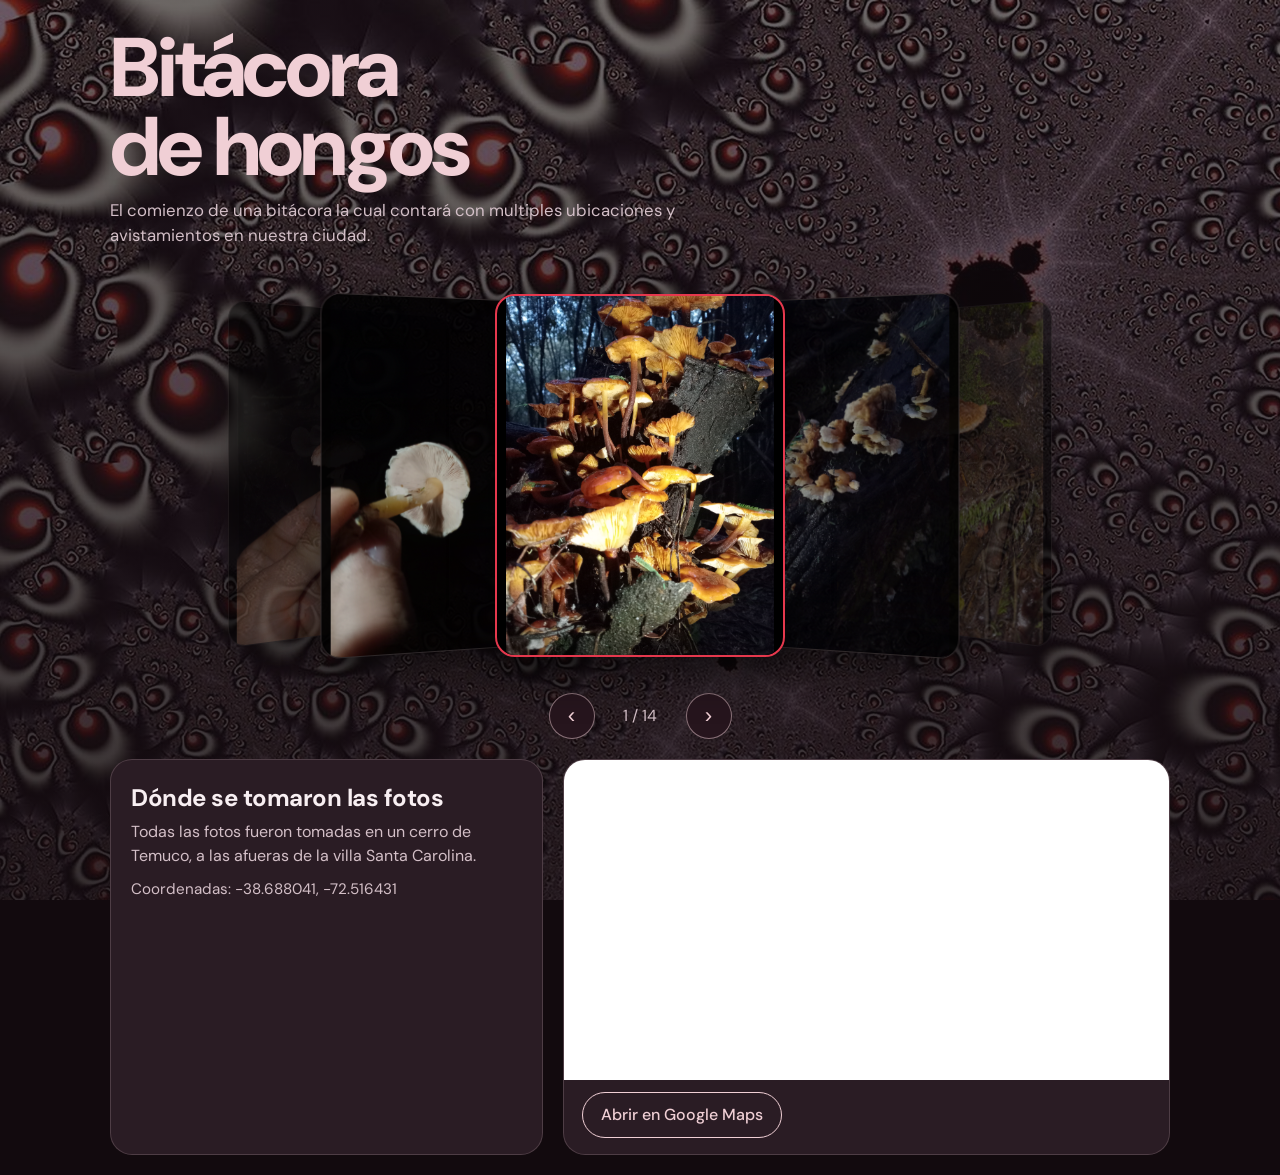
<file: proyectos/HongosTemuco/HongosTemuco.html>
<!DOCTYPE html>
<html lang="es">
<head>
<meta charset="utf-8">
<meta name="viewport" content="width=device-width, initial-scale=1, viewport-fit=cover">
<title>Bitácora de hongos</title>
<link rel="preconnect" href="https://fonts.googleapis.com">
<link href="https://fonts.googleapis.com/css2?family=DM+Sans:wght@400;500;700;800&display=swap" rel="stylesheet">
<style>
:root{
  color-scheme:dark;
  --bg:#120a0e; --panel:#2a1c24; --fur:#5c4c51; --peach:#f0cfd5; --red:#e5384d; --text:#f8eff2; --muted:#d3bfc7;
  --w:clamp(190px,26vw,290px);
  box-sizing:border-box;
  padding-top:env(safe-area-inset-top,0px); padding-bottom:env(safe-area-inset-bottom,0px);
}
*,*::before,*::after{box-sizing:inherit}
html{scroll-padding-top:env(safe-area-inset-top,0px);background:var(--bg)}
/* Fondo fijo: fractal + capa oscura para mantener el contraste del texto */
body::before{content:"";position:fixed;inset:0;z-index:-1;
  background:linear-gradient(180deg,rgba(18,10,14,.62),rgba(18,10,14,.86)),var(--bg) url("img/fondo.jpg") center/cover no-repeat}
@media(max-width:599px){body::before{background-image:linear-gradient(180deg,rgba(18,10,14,.62),rgba(18,10,14,.86)),url("img/fondo-movil.jpg")}}
body{margin:0;background:transparent;color:var(--text);font-family:"DM Sans",system-ui,-apple-system,"Segoe UI",sans-serif;line-height:1.5;min-height:100vh;overflow-x:hidden}
header{max-width:1100px;margin:0 auto;padding:28px 20px 0}
h1{margin:0;font-size:clamp(2.6rem,8vw,5.2rem);line-height:.95;letter-spacing:-.045em;font-weight:800;color:var(--peach)}
header p{margin:12px 0 0;max-width:52ch;color:var(--muted);font-size:1.05rem}
.ring{position:relative;height:calc(var(--w) * 1.25 + 60px);margin:16px auto 0;perspective:1300px;perspective-origin:50% 40%;touch-action:pan-y;user-select:none}
.item{position:absolute;left:50%;top:30px;width:var(--w);aspect-ratio:4/5;margin-left:calc(var(--w) / -2);border-radius:20px;overflow:hidden;background:#000;border:1px solid rgba(240,207,213,.25);box-shadow:0 18px 40px rgba(0,0,0,.55);cursor:pointer;padding:0;color:var(--muted);font:inherit;
  transition:transform .8s cubic-bezier(.22,.8,.24,1),opacity .6s ease,filter .6s ease}
.item img{width:100%;height:100%;object-fit:contain;display:block;pointer-events:none}
.item.on{border-color:var(--red);border-width:2px;cursor:default}
.item:focus-visible{outline:3px solid var(--peach);outline-offset:3px}
.ctrl{display:flex;justify-content:center;align-items:center;gap:18px;margin-top:6px}
.nav{width:46px;height:46px;border-radius:50%;border:1px solid rgba(240,207,213,.5);background:#26151d;color:var(--peach);font-size:1.4rem;cursor:pointer}
.nav:hover{background:var(--peach);color:var(--bg)}
.nav:focus-visible,a:focus-visible{outline:3px solid var(--peach);outline-offset:2px}
.count{min-width:5ch;text-align:center;color:var(--muted)}
main{max-width:1100px;margin:0 auto;padding:20px;display:grid;grid-template-columns:minmax(0,1fr) minmax(0,1.4fr);gap:20px}
@media(max-width:820px){main{grid-template-columns:minmax(0,1fr)}}
.card{background:var(--panel);border:1px solid rgba(240,207,213,.18);border-radius:22px;overflow:hidden}
.meta{padding:20px}
.meta h2{margin:0;font-size:1.5rem;letter-spacing:-.02em}
.meta p{margin:4px 0 0;color:var(--muted)}
.mapcard{display:flex;flex-direction:column}
.mapcard iframe{border:0;width:100%;flex:1;min-height:320px;background:var(--fur)}
.meta .coords{margin:10px 0 0;color:var(--muted);font-size:.95rem}
.maplink{display:inline-block;margin:12px 18px 16px;padding:10px 18px;border:1px solid var(--peach);border-radius:999px;color:var(--peach);text-decoration:none;font-weight:500}
.maplink:hover{background:var(--peach);color:var(--bg)}
@media(prefers-reduced-motion:reduce){.item{transition:none}}
</style>
</head>
<body>
<header>
  <h1>Bitácora<br>de hongos</h1>
  <p>El comienzo de una bitácora la cual contará con multiples ubicaciones y avistamientos en nuestra ciudad.</p>
</header>

<div class="ring" id="ring" role="group" aria-label="Carrusel de 14 fotos"></div>
<div class="ctrl">
  <button class="nav" id="prev" aria-label="Foto anterior">‹</button>
  <span class="count" id="count"></span>
  <button class="nav" id="next" aria-label="Foto siguiente">›</button>
</div>

<main>
  <section class="card meta">
    <h2>Dónde se tomaron las fotos</h2>
    <p>Todas las fotos fueron tomadas en un cerro de Temuco, a las afueras de la villa Santa Carolina.</p>
    <p class="coords">Coordenadas: -38.688041, -72.516431</p>
  </section>
  <section class="card mapcard" aria-label="Ubicación del cerro">
    <iframe src="https://maps.google.com/maps?q=-38.688041,-72.516431&z=15&output=embed" title="Mapa del cerro cerca de la villa Santa Carolina, Temuco" loading="lazy" referrerpolicy="no-referrer-when-downgrade"></iframe>
    <a class="maplink" href="https://www.google.com/maps?q=-38.688041,-72.516431" target="_blank" rel="noopener" style="align-self:flex-start">Abrir en Google Maps</a>
  </section>
</main>

<script>
// Una entrada por foto (14). Guarda cada archivo en la carpeta img/ con el nombre indicado.
var PHOTOS = [
  { src: "img/foto1.jpg", alt: "Foto 1" },
  { src: "img/foto2.jpg", alt: "Foto 2" },
  { src: "img/foto3.jpg", alt: "Foto 3" },
  { src: "img/foto4.jpg", alt: "Foto 4" },
  { src: "img/foto5.jpg", alt: "Foto 5" },
  { src: "img/foto6.jpg", alt: "Foto 6" },
  { src: "img/foto7.jpg", alt: "Foto 7" },
  { src: "img/foto8.jpg", alt: "Foto 8" },
  { src: "img/foto9.jpg", alt: "Foto 9" },
  { src: "img/foto10.jpg", alt: "Foto 10" },
  { src: "img/foto11.jpg", alt: "Foto 11" },
  { src: "img/foto12.jpg", alt: "Foto 12" },
  { src: "img/foto13.jpg", alt: "Foto 13" },
  { src: "img/foto14.jpg", alt: "Foto 14" }
];
var N = PHOTOS.length, STEP = 360 / N, i = 0;
var ring = document.getElementById("ring");
var items = PHOTOS.map(function (p, n) {
  var b = document.createElement("button");
  b.className = "item";
  b.setAttribute("aria-label", "Ver foto " + (n + 1));
  var im = document.createElement("img"); im.src = p.src; im.alt = p.alt;
  im.onerror = function () { im.remove(); b.textContent = p.src; };
  b.appendChild(im);
  b.onclick = function () { go(n); };
  ring.appendChild(b);
  return b;
});

function layout() {
  var R = items[0].offsetWidth * 1.45;  // radio del anillo
  items.forEach(function (el, n) {
    var d = ((n - i) % N + N) % N; if (d > N / 2) d -= N;   // distancia con signo a la foto activa
    var a = d * STEP * Math.PI / 180, ad = Math.abs(d);
    var x = R * Math.sin(a), z = R * (Math.cos(a) - 1);
    el.style.transform = "translateX(" + x.toFixed(1) + "px) translateZ(" + z.toFixed(1) + "px) rotateY(" + (-d * STEP * 0.9).toFixed(1) + "deg)";
    el.style.zIndex = 100 - ad;
    el.style.opacity = ad === 0 ? 1 : ad === 1 ? .9 : ad === 2 ? .55 : ad === 3 ? .25 : 0;
    el.style.filter = "brightness(" + (ad === 0 ? 1 : Math.max(.35, 1 - ad * .22)) + ")";
    el.style.pointerEvents = ad > 3 ? "none" : "auto";
    el.tabIndex = ad > 3 ? -1 : 0;
    el.classList.toggle("on", ad === 0);
    el.setAttribute("aria-current", ad === 0 ? "true" : "false");
  });
}

function go(n) {
  i = (n % N + N) % N;
    layout();
  document.getElementById("count").textContent = (i + 1) + " / " + N;
}
document.getElementById("prev").onclick = function () { go(i - 1); };
document.getElementById("next").onclick = function () { go(i + 1); };
document.addEventListener("keydown", function (e) {
  if (e.key === "ArrowLeft") go(i - 1);
  if (e.key === "ArrowRight") go(i + 1);
});
var sx = null;
ring.addEventListener("pointerdown", function (e) { sx = e.clientX; });
ring.addEventListener("pointerup", function (e) {
  if (sx !== null && Math.abs(e.clientX - sx) > 50) go(i + (e.clientX < sx ? 1 : -1));
  sx = null;
});
window.addEventListener("resize", layout);
go(0);
</script>
</body>
</html>
</file>
<file: css/styles.css>
/* ==========================================================================
   1. VARIABLES Y CONFIGURACIÓN GENERAL (Mobile First)
   ========================================================================== */
:root {
    --ink: #140a2b;                 
    --ink-2: #1f1042;
    --primary-color: #4c1d95;       
    --primary-hover: #3b1478;
    --cyan: #c4b5fd;                
    --cyan-dark: #6d28d9;           
    --amber: #fcd1ae;               
    --bg-main: #f6f2fc;
    --bg-card: #ffffff;
    --text-primary: #0f172a;        
    --text-muted: #475569;
    --text-on-dark: #e2e8f0;
    --border-color: #e4dcf5;
    --focus-ring: #7c3aed;

    --font-display: 'Bricolage Grotesque', system-ui, -apple-system, 'Segoe UI', sans-serif;
    --font-main: 'DM Sans', system-ui, -apple-system, 'Segoe UI', Roboto, Ubuntu, sans-serif;

    --radius: 18px;
    --shadow: 0 1px 2px rgba(15, 23, 42, .06), 0 12px 32px -12px rgba(15, 23, 42, .18);
    --ease: cubic-bezier(.2, .7, .2, 1);
    --header-h: 68px;
}

* { box-sizing: border-box; margin: 0; padding: 0; }

html {
    background-color: #0b0620; /* color de respaldo mientras carga la imagen */
    scroll-behavior: smooth;
    scroll-padding-top: calc(var(--header-h) + 8px);
    font-size: 100%;
}

body {
    font-family: var(--font-main);
    line-height: 1.65;
    color: var(--text-primary);
    background-color: transparent;
    -webkit-font-smoothing: antialiased;
    overflow-x: hidden;
}

/* Fondo de la página: imagen fija a pantalla completa (escritorio y móvil) */
body::before {
    content: '';
    position: fixed;
    inset: 0;
    z-index: -1;
    background: #0b0620 url('../img/fondo.jpg') center / cover no-repeat;
}

@media (max-width: 599px) {
    body::before { background-image: url('../img/fondo-movil.jpg'); }
}

img { max-width: 100%; display: block; }

.container {
    width: 100%;
    max-width: 1120px;
    margin: 0 auto;
    padding: 0 1.25rem;
}

.container--narrow { max-width: 720px; }

.visually-hidden {
    position: absolute;
    width: 1px; height: 1px;
    overflow: hidden;
    clip: rect(0 0 0 0);
    white-space: nowrap;
}

/* ==========================================================================
   2. ACCESIBILIDAD Y FOCO (WCAG / WAI-ARIA)
   ========================================================================== */
.skip-link {
    position: fixed;
    top: -60px;
    left: 12px;
    background: var(--amber);
    color: #111827;
    padding: 10px 18px;
    z-index: 2000;
    text-decoration: none;
    font-weight: 700;
    border-radius: 8px;
    transition: top .2s ease;
}
.skip-link:focus { top: 12px; }

:focus-visible {
    outline: 3px solid var(--focus-ring);
    outline-offset: 3px;
}

.header :focus-visible,
.hero :focus-visible,
.contacto :focus-visible,
.footer :focus-visible,
.popup-content :focus-visible,
.info-button:focus-visible {
    outline-color: #ddd6fe;
}

.scroll-progress {
    position: fixed;
    top: 0; left: 0;
    width: 100%; height: 3px;
    background: linear-gradient(90deg, var(--cyan), var(--amber));
    transform: scaleX(0);
    transform-origin: left;
    z-index: 1100;
}

/* ==========================================================================
   3. ENCABEZADO Y NAVEGACIÓN (centrado, vidrio esmerilado)
   ========================================================================== */
.header {
    position: sticky;
    top: 0;
    z-index: 1000;
    background: rgba(20, 10, 43, .72);
    -webkit-backdrop-filter: blur(14px) saturate(140%);
    backdrop-filter: blur(14px) saturate(140%);
    border-bottom: 1px solid rgba(255, 255, 255, .08);
    transition: background .3s ease, box-shadow .3s ease;
}

.header.scrolled {
    background: rgba(20, 10, 43, .92);
    box-shadow: 0 8px 30px rgba(0, 0, 0, .25);
}

.header-container {
    max-width: 1120px;
    margin: 0 auto;
    padding: .6rem 1rem;
    min-height: var(--header-h);
    display: flex;
    flex-direction: column;
    align-items: center;
    justify-content: center;
    gap: .35rem;
}

.brand {
    display: inline-flex;
    align-items: center;
    gap: .6rem;
    color: #fff;
    text-decoration: none;
    font-family: var(--font-display);
    font-weight: 800;
    font-size: 1.05rem;
    border-radius: 10px;
}

.brand-mark {
    display: grid;
    place-items: center;
    width: 32px; height: 32px;
    border-radius: 10px;
    background: linear-gradient(135deg, var(--cyan), var(--amber));
    color: #1a0b3b;
    font-size: .85rem;
    transition: transform .4s var(--ease);
}
.brand:hover .brand-mark { transform: rotate(-8deg) scale(1.08); }

.nav-list {
    list-style: none;
    display: flex;
    justify-content: center;
    gap: .25rem;
}

.nav-link {
    position: relative;
    display: block;
    color: var(--text-on-dark);
    text-decoration: none;
    font-weight: 500;
    font-size: .95rem;
    padding: .4rem .85rem;
    border-radius: 999px;
    transition: color .2s ease, background-color .2s ease;
}

.nav-link:hover { color: #fff; background: rgba(255, 255, 255, .1); }

.nav-link.is-active { color: #1a0b3b; background: var(--cyan); }

.nav-cta { border: 1px solid rgba(255, 255, 255, .28); }
.nav-cta.is-active { border-color: var(--cyan); }

/* ==========================================================================
   4. PORTADA (HERO)
   ========================================================================== */
.hero {
    position: relative;
    isolation: isolate;
    min-height: calc(100svh - var(--header-h));
    display: flex;
    flex-direction: column;
    justify-content: center;
    align-items: center;
    text-align: center;
    color: #fff;
    background: linear-gradient(180deg, rgba(20, 10, 43, .72) 0%, rgba(20, 10, 43, .88) 100%);
    overflow: hidden;
    padding: 4rem 0;
}

.hero-content {
    display: flex;
    flex-direction: column;
    align-items: center;
}

.avatar-wrap {
    width: 168px; height: 168px;
    border-radius: 28px;
    overflow: hidden;
    border: 4px solid var(--amber);
    background: #fcd1ae;
    box-shadow: 0 18px 40px -14px rgba(0, 0, 0, .55);
    animation: pop-in .9s var(--ease) both;
    margin-bottom: 1.5rem;
}
.avatar {
    width: 100%; height: 100%;
    object-fit: cover;
    image-rendering: pixelated;
}

.hero-kicker {
    font-weight: 500;
    font-size: .95rem;
    color: #e9d5ff;
    margin-bottom: .75rem;
    animation: fade-up .8s .25s var(--ease) both;
}

.hero-title {
    font-family: var(--font-display);
    font-weight: 800;
    font-size: clamp(3rem, 13vw, 6.5rem);
    line-height: .98;
    letter-spacing: -.03em;
    margin-bottom: 1.25rem;
}

.hero-title .line { display: block; overflow: hidden; padding-bottom: .08em; }
.hero-title .line > span {
    display: block;
    transform: translateY(110%);
    animation: rise 1s var(--ease) forwards;
}
.hero-title .line:nth-child(1) > span { animation-delay: .35s; }
.hero-title .line:nth-child(2) > span {
    animation-delay: .5s;
    color: var(--amber);
}

.hero-lead {
    max-width: 38ch;
    font-size: 1.1rem;
    color: var(--text-on-dark);
    margin-bottom: 2rem;
    animation: fade-up .8s .8s var(--ease) both;
}
.hero-lead strong { color: #fff; }

.hero-actions {
    display: flex;
    flex-wrap: wrap;
    justify-content: center;
    gap: .75rem;
    animation: fade-up .8s 1s var(--ease) both;
}

/* Botones */
.btn {
    display: inline-flex;
    align-items: center;
    justify-content: center;
    padding: .8rem 1.6rem;
    font-family: inherit;
    font-size: 1rem;
    font-weight: 700;
    text-decoration: none;
    border-radius: 999px;
    border: 2px solid transparent;
    cursor: pointer;
    transition: transform .25s var(--ease), box-shadow .25s ease, background-color .25s ease, color .25s ease;
}
.btn:hover { transform: translateY(-3px); }
.btn:active { transform: translateY(0); }

.btn-primary {
    background: var(--amber);
    color: #1a0b3b;
    box-shadow: 0 6px 16px -6px rgba(0, 0, 0, .5);
}
.btn-primary:hover { background: #ffe3cc; }

.btn-ghost {
    color: #fff;
    border-color: rgba(255, 255, 255, .4);
    background: transparent;
}
.btn-ghost:hover { background: rgba(255, 255, 255, .12); border-color: #fff; }

.btn-block { width: 100%; }

/* ==========================================================================
   5. SECCIONES GENERALES (centradas)
   ========================================================================== */
.section { padding: 4.5rem 0; }

.sobre-mi { background: rgba(20, 10, 43, .90); }
.trabajos { background: rgba(31, 16, 66, .90); }

.sobre-mi h2,
.trabajos h2 { color: #ffffff; }
.sobre-mi .section-desc,
.trabajos .section-desc { color: #ddd8ee; }

.section-head { text-align: center; margin-bottom: 2.75rem; }

h2 {
    font-family: var(--font-display);
    font-size: clamp(1.9rem, 6vw, 2.8rem);
    line-height: 1.1;
    letter-spacing: -.02em;
    color: var(--ink);
    position: relative;
    display: inline-block;
    padding-bottom: .6rem;
    margin-bottom: .75rem;
}
h2::after {
    content: '';
    position: absolute;
    left: 50%; bottom: 0;
    width: 56px; height: 4px;
    border-radius: 4px;
    transform: translateX(-50%);
    background: linear-gradient(90deg, var(--cyan-dark), var(--amber));
}

.section-desc {
    max-width: 52ch;
    margin: 0 auto;
    color: var(--text-muted);
    font-size: 1.05rem;
}

/* Sobre mí */
.about-grid {
    display: grid;
    gap: 2rem;
    justify-items: center;
}

.bio-text {
    max-width: 62ch;
    text-align: center;
}
.bio-text p { margin-bottom: 1rem; font-size: 1.1rem; color: #eeeaf8; }
.bio-text strong { color: #c4b5fd; }

.facts {
    list-style: none;
    display: grid;
    gap: 1rem;
    width: 100%;
    max-width: 420px;
}

.fact {
    background: var(--bg-card);
    border: 1px solid var(--border-color);
    border-radius: var(--radius);
    padding: 1.25rem 1rem;
    text-align: center;
    box-shadow: var(--shadow);
    transition: transform .3s var(--ease), border-color .3s ease;
}
.fact:hover { transform: translateY(-4px); border-color: var(--cyan-dark); }

.fact-value {
    display: block;
    font-family: var(--font-display);
    font-weight: 800;
    font-size: 2.2rem;
    line-height: 1.1;
    color: var(--primary-color);
}
.fact-label { color: var(--text-muted); font-size: .95rem; }

/* Tarjetas de trabajos */
.projects-grid {
    display: grid;
    gap: 1.75rem;
    grid-template-columns: 1fr;
}

.card {
    position: relative;
    background: var(--bg-card);
    border: 1px solid var(--border-color);
    border-radius: var(--radius);
    overflow: hidden;
    display: flex;
    flex-direction: column;
    text-align: center;
    box-shadow: var(--shadow);
    transition: transform .4s var(--ease), box-shadow .4s ease, border-color .3s ease;
}
.card::before {
    content: '';
    position: absolute;
    top: 0; left: 0; right: 0;
    height: 4px;
    background: linear-gradient(90deg, var(--cyan-dark), var(--amber));
    transform: scaleX(0);
    transition: transform .5s var(--ease);
    z-index: 2;
}
.card:hover {
    transform: translateY(-8px);
    box-shadow: 0 24px 48px -16px rgba(76, 29, 149, .35);
    border-color: #b6c6dc;
}
.card:hover::before { transform: scaleX(1); }

.card-media {
    position: relative;
    height: 190px;
    display: grid;
    place-items: center;
    overflow: hidden;
    background: linear-gradient(135deg, #2a1650, #5b21b6);
}
.card-thumb {
    position: absolute;
    inset: 0;
    width: 100%; height: 100%;
    padding: 10px 10px 14px;
    object-fit: contain;
    object-position: center;
    transition: transform .6s var(--ease);
}
.card:hover .card-thumb { transform: scale(1.08); }

.card-media--code { background: linear-gradient(135deg, #2a1650, #5b21b6); }
.glyph {
    font-family: ui-monospace, 'SFMono-Regular', Menlo, Consolas, monospace;
    font-size: 3.4rem;
    font-weight: 700;
    color: #fff;
    transition: transform .5s var(--ease);
}
.gh-icon { color: #fff; transition: transform .5s var(--ease); }
.card:hover .gh-icon { transform: scale(1.12) rotate(-4deg); }
.card:hover .glyph { transform: scale(1.15) rotate(-4deg); }

.card-media--hongos { background: linear-gradient(135deg, #2a1650, #5b21b6); }

.card-body {
    padding: 1.6rem 1.5rem 1.75rem;
    display: flex;
    flex-direction: column;
    align-items: center;
    flex-grow: 1;
}

.card h3 {
    font-family: var(--font-display);
    font-size: 1.3rem;
    line-height: 1.25;
    color: var(--primary-color);
    margin-bottom: .6rem;
}

.card-desc {
    font-size: .98rem;
    color: var(--text-muted);
    margin-bottom: 1.1rem;
    flex-grow: 1;
}

.tags-list {
    list-style: none;
    display: flex;
    justify-content: center;
    flex-wrap: wrap;
    gap: .5rem;
    margin-bottom: 1.25rem;
}

.tag {
    background: #ede9fe;
    color: #3b1478;
    font-size: .8rem;
    font-weight: 700;
    padding: .25rem .75rem;
    border-radius: 999px;
}

.btn-card {
    background: var(--primary-color);
    color: #fff;
    padding: .65rem 1.3rem;
    font-size: .95rem;
}
.btn-card:hover { background: var(--primary-hover); box-shadow: 0 10px 24px -8px rgba(76, 29, 149, .6); }

/* Contacto */
.contacto {
    position: relative;
    isolation: isolate;
    background: rgba(20, 10, 43, .92);
    color: #fff;
    overflow: hidden;
}
.contacto h2 { color: #fff; }
.contacto .section-desc { color: var(--text-on-dark); }

.form {
    display: grid;
    gap: 1.1rem;
    padding: 1.5rem;
    background: #24124c;
    border: 1px solid rgba(196, 181, 253, .3);
    border-radius: 24px;
    text-align: left;
}

.form-row { display: grid; gap: 1.1rem; grid-template-columns: 1fr; }

.form-group { display: flex; flex-direction: column; gap: .4rem; }

.form label { font-weight: 700; font-size: .92rem; color: #e2e8f0; }

.required { color: #ddd6fe; }

.form input,
.form textarea {
    width: 100%;
    padding: .8rem 1rem;
    font-family: inherit;
    font-size: 1rem;
    color: #fff;
    background: #170a35;
    border: 1px solid rgba(148, 163, 184, .5);
    border-radius: 12px;
    transition: border-color .25s ease, box-shadow .25s ease, background-color .25s ease;
}
.form input::placeholder,
.form textarea::placeholder { color: #94a3b8; }
.form input:hover,
.form textarea:hover { border-color: #ddd6fe; }
.form input:focus-visible,
.form textarea:focus-visible {
    outline: 3px solid #ddd6fe;
    outline-offset: 2px;
    background: #0f0624;
}
.form textarea { resize: vertical; min-height: 130px; }

.form-note { font-size: .85rem; color: #cbd5e1; text-align: center; }

/* Footer */
.footer {
    background: rgba(12, 6, 30, .96);
    color: #fff;
    padding: 2.25rem 0;
    text-align: center;
    font-size: .92rem;
}
.footer-sub { color: #cbd5e1; margin-top: .3rem; font-size: .85rem; }

/* ==========================================================================
   6. ANIMACIONES DE APARICIÓN (solo si hay JavaScript)
   ========================================================================== */
.js .reveal {
    opacity: 0;
    transform: translateY(32px) scale(.98);
    transition: opacity .8s var(--ease), transform .8s var(--ease);
    transition-delay: var(--d, 0ms);
}
.js .reveal.in { opacity: 1; transform: none; }

/* Las tarjetas conservan su transición de hover una vez visibles */
.js .card.reveal.in { transition: opacity .8s var(--ease), transform .4s var(--ease), box-shadow .4s ease, border-color .3s ease; transition-delay: 0ms; }
.js .card.reveal.in:hover { transform: translateY(-8px); }

@keyframes rise { to { transform: translateY(0); } }
@keyframes fade-up { from { opacity: 0; transform: translateY(20px); } to { opacity: 1; transform: none; } }
@keyframes pop-in { from { opacity: 0; scale: .6; } to { opacity: 1; scale: 1; } }

/* ==========================================================================
   7. RESPONSIVIDAD (3 puntos de quiebre: 600px, 900px, 1200px)
   ========================================================================== */
/* Tablet */
@media (min-width: 600px) {
    .container { padding: 0 2rem; }

    .header-container { flex-direction: row; justify-content: space-between; padding: .6rem 2rem; }
    .nav-link { font-size: 1rem; padding: .45rem 1rem; }

    .avatar-wrap { width: 188px; height: 188px; }

    .facts { grid-template-columns: repeat(3, 1fr); max-width: 720px; }

    .projects-grid { grid-template-columns: repeat(2, 1fr); }

    .form { padding: 2.25rem; }
    .form-row { grid-template-columns: 1fr 1fr; }
}

/* Escritorio */
@media (min-width: 900px) {
    .section { padding: 6.5rem 0; }

    .about-grid { gap: 2.75rem; }
    .bio-text p { font-size: 1.2rem; }

    .projects-grid { grid-template-columns: repeat(3, 1fr); }

    .card-media { height: 200px; }
}

/* Pantallas grandes */
@media (min-width: 1200px) {
    .hero-lead { font-size: 1.25rem; max-width: 44ch; }
    .avatar-wrap { width: 208px; height: 208px; }
    .projects-grid { gap: 2.25rem; }
}

/* ==========================================================================
   8. ROBOT FLOTANTE Y POPUP DE CONTACTO
   ========================================================================== */
.info-button {
    position: fixed;
    bottom: 22px;
    right: 22px;
    width: 80px;
    height: 80px;
    background: none;
    border: none;
    border-radius: 50%;
    cursor: pointer;
    transition: transform .3s var(--ease);
    z-index: 1000;
    display: flex;
    align-items: center;
    justify-content: center;
    padding: 0;
}
.info-button:hover { transform: scale(1.1) translateY(-5px); }
.info-button.active { transform: scale(.95); }

.robot {
    display: block;
    width: 70px;
    height: 80px;
    position: relative;
    filter: drop-shadow(0 8px 20px rgba(0, 0, 0, .35));
    animation: robot-float 3s ease-in-out infinite;
}
.robot-body {
    width: 45px; height: 35px;
    background: linear-gradient(145deg, #e5e7eb, #d1d5db);
    border-radius: 20px;
    position: absolute;
    bottom: 0; left: 50%;
    transform: translateX(-50%);
    box-shadow: inset -3px -3px 7px rgba(0,0,0,.1), inset 3px 3px 7px rgba(255,255,255,.8);
}
.robot-body::after {
    content: '';
    width: 25px; height: 2px;
    background: #9ca3af;
    position: absolute;
    top: 50%; left: 50%;
    transform: translate(-50%, -50%);
    border-radius: 1px;
}
.robot-head {
    display: block;
    width: 50px; height: 35px;
    background: linear-gradient(145deg, #f3f4f6, #e5e7eb);
    border-radius: 15px;
    position: absolute;
    top: 15px; left: 50%;
    transform: translateX(-50%);
    box-shadow: inset -3px -3px 7px rgba(0,0,0,.1), inset 3px 3px 7px rgba(255,255,255,.8);
}
.robot-screen {
    width: 42px; height: 28px;
    background: linear-gradient(135deg, #3b1d6e, #140a2b);
    border-radius: 12px;
    position: absolute;
    top: 50%; left: 50%;
    transform: translate(-50%, -50%);
    display: flex;
    align-items: center;
    justify-content: center;
    gap: 8px;
    overflow: hidden;
}
.robot-eye {
    width: 6px; height: 6px;
    background: #c4b5fd;
    border-radius: 50%;
    animation: blink 4s infinite;
}
.robot-mouth {
    width: 8px; height: 4px;
    background: #c4b5fd;
    border-radius: 0 0 8px 8px;
    position: absolute;
    bottom: 6px; left: 50%;
    transform: translateX(-50%);
}
.robot-arm {
    width: 12px; height: 25px;
    background: linear-gradient(145deg, #e5e7eb, #d1d5db);
    border-radius: 8px;
    position: absolute;
    top: 35px;
    box-shadow: inset -2px -2px 5px rgba(0,0,0,.1), inset 2px 2px 5px rgba(255,255,255,.8);
}
.robot-arm.left { left: 8px; }
.robot-arm.right { right: 8px; transform-origin: top center; animation: wave 4s ease-in-out infinite; }
.robot-antenna {
    width: 3px; height: 8px;
    background: #9ca3af;
    position: absolute;
    top: 5px; left: 50%;
    transform: translateX(-50%);
    border-radius: 1px;
}
.robot-antenna::after {
    content: '';
    width: 6px; height: 6px;
    background: var(--amber);
    border-radius: 50%;
    position: absolute;
    top: -3px; left: 50%;
    transform: translateX(-50%);
}

@keyframes blink { 0%, 90%, 100% { opacity: 1; } 95% { opacity: .3; } }
@keyframes robot-float { 0%, 100% { transform: translateY(0); } 50% { transform: translateY(-4px); } }
@keyframes wave { 0%, 80%, 100% { transform: rotate(0); } 85% { transform: rotate(-28deg); } 90% { transform: rotate(8deg); } 95% { transform: rotate(-22deg); } }

.popup-overlay {
    position: fixed;
    inset: 0;
    background: rgba(12, 6, 30, .82);
    -webkit-backdrop-filter: blur(12px);
    backdrop-filter: blur(12px);
    opacity: 0;
    visibility: hidden;
    transition: opacity .4s ease, visibility .4s ease;
    z-index: 1001;
}
.popup-overlay.active { opacity: 1; visibility: visible; }

.popup-content {
    position: fixed;
    bottom: 22px;
    right: 22px;
    width: 480px;
    max-width: calc(100vw - 44px);
    max-height: calc(100vh - 44px);
    max-height: calc(100dvh - 44px);
    background: linear-gradient(135deg, rgba(36, 18, 76, .98), rgba(20, 10, 43, .99));
    border: 1px solid rgba(196, 181, 253, .35);
    border-radius: 24px;
    padding: 25px;
    box-shadow: 0 25px 80px rgba(0, 0, 0, .5);
    transform: scale(.2) translate(40px, 40px);
    transform-origin: bottom right;
    opacity: 0;
    visibility: hidden;
    transition: transform .45s var(--ease), opacity .3s ease, visibility .45s;
    z-index: 1002;
    color: #fff;
    overflow-y: auto;
}
.popup-content.active { transform: none; opacity: 1; visibility: visible; }

.popup-header {
    text-align: center;
    margin-bottom: 15px;
    padding-bottom: 12px;
    border-bottom: 2px solid rgba(196, 181, 253, .3);
}
.popup-header h2 {
    display: block;
    margin: 0;
    padding: 0;
    color: #fff;
    font-size: 1.4rem;
}
.popup-header h2::after { display: none; }

.close-btn {
    position: absolute;
    top: 14px; right: 18px;
    background: none;
    border: none;
    font-size: 28px;
    line-height: 1;
    color: #cbd5e1;
    cursor: pointer;
    transition: color .3s ease, background-color .3s ease, transform .3s ease;
    width: 38px; height: 38px;
    display: flex;
    align-items: center;
    justify-content: center;
    border-radius: 50%;
}
.close-btn:hover { color: #fff; background: rgba(196, 181, 253, .25); transform: rotate(90deg); }

.contact-form { display: flex; flex-direction: column; gap: 12px; }
.contact-form .form-group { display: flex; flex-direction: column; gap: 4px; }
.contact-form label { font-weight: 700; color: #e2e8f0; font-size: .88rem; }

.contact-form input,
.contact-form textarea {
    width: 100%;
    padding: 10px 12px;
    background: #170a35;
    border: 1px solid rgba(148, 163, 184, .5);
    border-radius: 10px;
    color: #fff;
    font-family: inherit;
    font-size: .95rem;
    transition: border-color .3s ease, box-shadow .3s ease;
}
.contact-form input::placeholder,
.contact-form textarea::placeholder { color: #94a3b8; }
.contact-form input:focus-visible,
.contact-form textarea:focus-visible {
    outline: 3px solid #ddd6fe;
    outline-offset: 2px;
    border-color: #ddd6fe;
}
.contact-form textarea { resize: vertical; min-height: 80px; }

.btn-submit {
    background: var(--amber);
    color: #1a0b3b;
    font-family: inherit;
    font-size: 1rem;
    font-weight: 700;
    padding: 11px;
    border: none;
    border-radius: 10px;
    cursor: pointer;
    transition: transform .25s var(--ease), background-color .25s ease;
    margin-top: 5px;
}
.btn-submit:hover { background: #ffe3cc; transform: translateY(-2px); }

/* ==========================================================================
   9. PREFERENCIA DE MOVIMIENTO REDUCIDO (WCAG 2.3.3)
   ========================================================================== */
@media (prefers-reduced-motion: reduce) {
    html { scroll-behavior: auto; }
    *, *::before, *::after {
        animation-duration: .01ms !important;
        animation-iteration-count: 1 !important;
        transition-duration: .01ms !important;
    }
    .hero-title .line > span { transform: none; }
    .js .reveal { opacity: 1; transform: none; }
}
</file>
